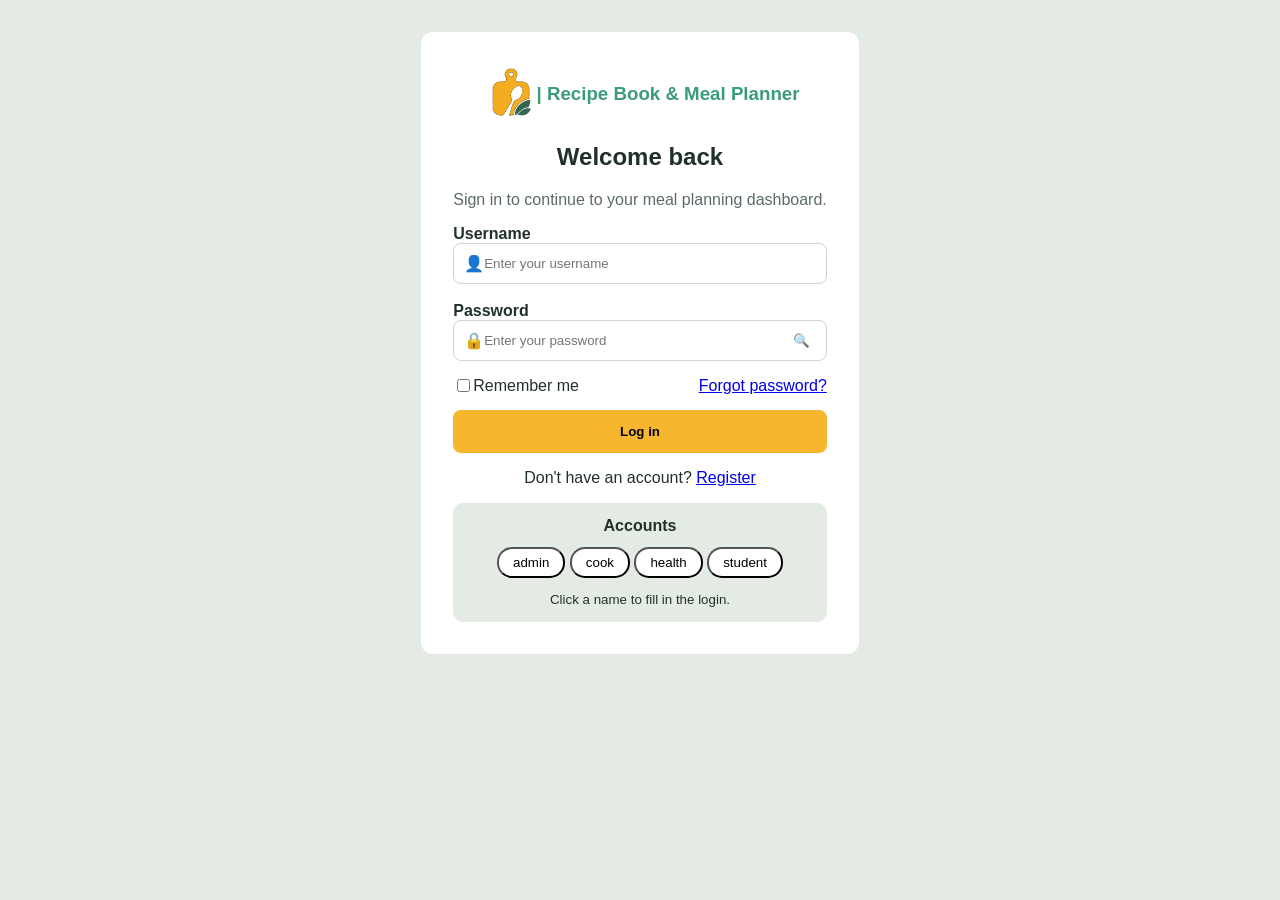
<file: HomeIndex.html>
<!DOCTYPE html>
<html lang="en">
<head>
  <meta charset="UTF-8">
  <meta name="viewport" content="width=device-width, initial-scale=1">
  <title>Log in | Recipe Book & Meal Planner</title>
  <link rel="stylesheet" href="css/login.css">
</head>
<body>
  <div class="split">
    <div class="form">
      <div class="brand">
        <img src="images/logo.png" alt="" width="56">
        <h3> | Recipe Book & Meal Planner</h3>
      </div>

      <h2 style="text-align: center;">Welcome back</h2>
      <p style="color: #5B6B64; text-align: center;">
        Sign in to continue to your meal planning dashboard.
      </p>

      <form id="loginForm">
        <div class="field">
          <label for="username" ><b>Username</b></label>
          <div class="input" id="usernameBox">
            👤 <input type="text" id="username" placeholder="Enter your username" >
          </div>
          <p class="fieldError" id="usernameError" role="alert" ></p><br>
        </div>

        <div class="field">
          <label for="password"><b>Password</b></label>
          <div class="input" id="passwordBox"> 
            🔒 <input type="password" id="password" placeholder="Enter your password" >
            <button type="button" id="eye" class="eye">🔍</button>
          </div>
          <p class="fieldError" id="passwordError" role="alert"></p>
        </div>

        <div class="row">
          <label class="check">
            <input type="checkbox" id="remember"> Remember me
          </label>
          <a href="#" id="forgotLink">Forgot password?</a>
        </div>

        <p id="notice" class="notice" hidden></p>
        <button type="submit" class="btn">Log in</button>
      </form>

      <p class="alt"> Don't have an account?
        <a href="pages/register.html">Register</a>
      </p>

      <div class="demo">
        <strong>Accounts</strong>
        <div class="chips">
          <button type="button" data-user="admin" data-pass="admin123">admin</button>
          <button type="button" data-user="cook" data-pass="cook123">cook</button>
          <button type="button" data-user="health" data-pass="health123">health</button>
          <button type="button" data-user="student" data-pass="student123">student</button>
        </div>
        <small>Click a name to fill in the login.</small>
      </div>
    </div>
  </div>

  <script src="js/login.js"></script>
</body>
</html>
</file>
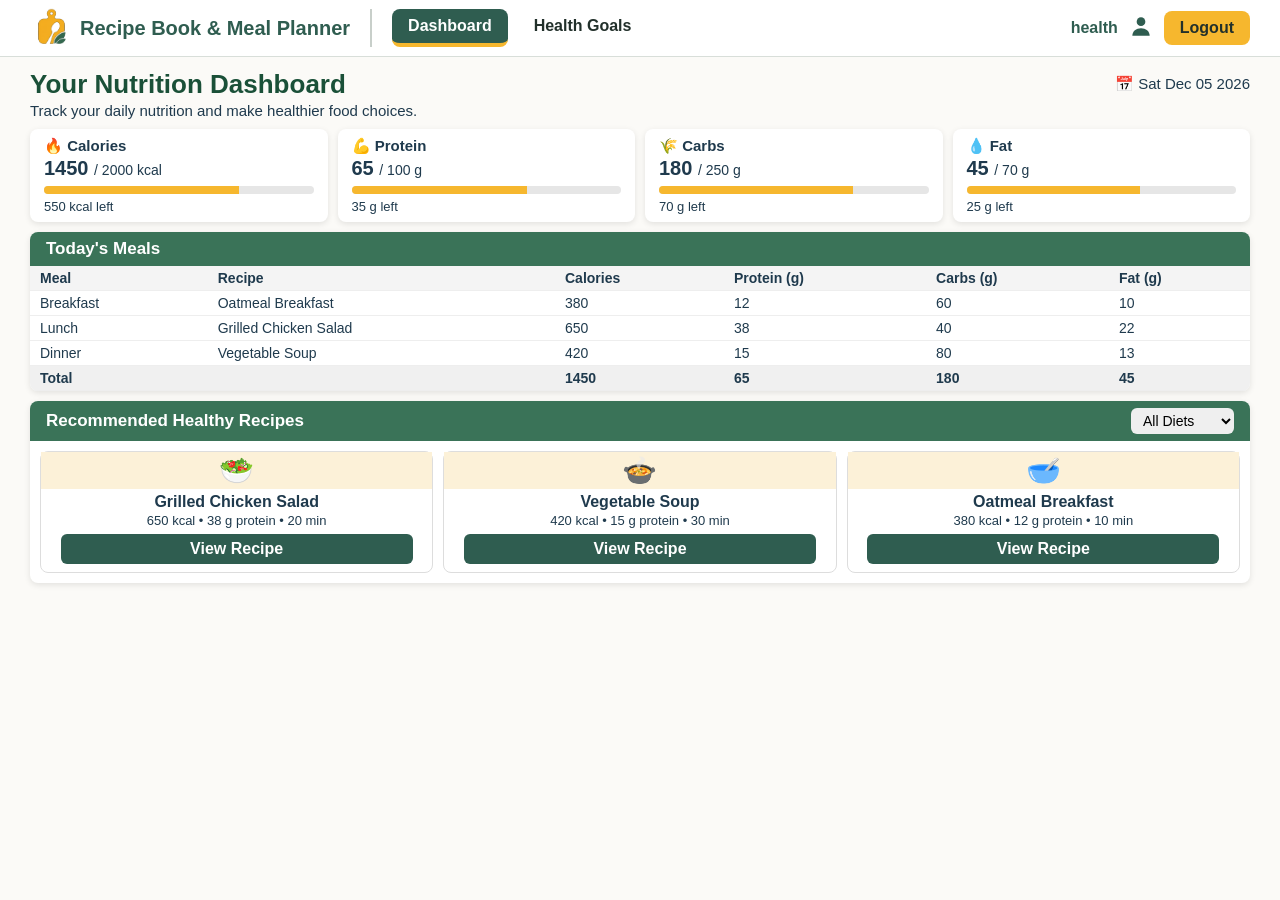
<file: pages/health-dashboard.html>
<!DOCTYPE html>
<html lang="en">
<head>
  <meta charset="UTF-8">
  <meta name="viewport" content="width=device-width, initial-scale=1">
  <title>Health Dashboard | Recipe Book & Meal Planner</title>
  <link rel="stylesheet" href="../css/health.css">
</head>
<body>
  <div class="topbar">
    <div class="topbar-inner">
      <a class="brand" href="health-dashboard.html">
        <img src="../images/logo.png" alt="Recipe Book & Meal Planner logo">
        <span>Recipe Book & Meal Planner</span>
      </a>

      <div class="nav-links">
        <a class="nav-link active" href="health-dashboard.html">Dashboard</a>
        <a class="nav-link " href="health-goals.html">Health Goals</a>
      </div>

      <div class="account-area">
        <span class="user-name" id="userName">health</span>
        <span class="account-icon">
          <svg viewBox="0 0 24 24">
            <circle cx="12" cy="8" r="4"></circle>
            <path d="M4 21c0-4.4 3.6-7 8-7s8 2.6 8 7z"></path>
          </svg>
        </span>
        <a class="logout-button" href="../HomeIndex.html">Logout</a>
      </div>
    </div>
  </div>

  <div class="page-wrap">
    <div class="page-heading">
      <h1>Your Nutrition Dashboard</h1>
      <div class="today-date" id="today"></div>
      <p>Track your daily nutrition and make healthier food choices.</p>
    </div>

    <div class="stats-grid">
      <div class="stat-card">
        <h2>🔥 Calories</h2>
        <p class="stat-number" id="calValue"></p>
        <div class="bar"><div class="bar-fill" id="calBar"></div></div>
        <p class="stat-note" id="calLeft"></p>
      </div>
      <div class="stat-card">
        <h2>💪 Protein</h2>
        <p class="stat-number" id="proValue"></p>
        <div class="bar"><div class="bar-fill" id="proBar"></div></div>
        <p class="stat-note" id="proLeft"></p>
      </div>
      <div class="stat-card">
        <h2>🌾 Carbs</h2>
        <p class="stat-number" id="carValue"></p>
        <div class="bar"><div class="bar-fill" id="carBar"></div></div>
        <p class="stat-note" id="carLeft"></p>
      </div>
      <div class="stat-card">
        <h2>💧 Fat</h2>
        <p class="stat-number" id="fatValue"></p>
        <div class="bar"><div class="bar-fill" id="fatBar"></div></div>
        <p class="stat-note" id="fatLeft"></p>
      </div>
    </div>

    <div class="panel">
      <div class="panel-heading"><h2>Today's Meals</h2></div>
      <div class="table-wrap">
        <table>
          <thead>
            <tr>
              <th>Meal</th><th>Recipe</th><th>Calories</th><th>Protein (g)</th><th>Carbs (g)</th><th>Fat (g)</th>
            </tr>
          </thead>
          <tbody id="mealBody"></tbody>
        </table>
      </div>
    </div>

    <div class="panel">
      <div class="panel-heading">
        <h2>Recommended Healthy Recipes</h2>
        <select id="dietFilter">
          <option value="All">All Diets</option>
          <option value="Vegetarian">Vegetarian</option>
          <option value="Vegan">Vegan</option>
          <option value="Low-Carb">Low-Carb</option>
        </select>
      </div>
      <div class="panel-body recipe-grid" id="recipeGrid"></div>
    </div>
  </div>

  <script src="../js/health-dashboard.js"></script>
</body>
</html>
</file>
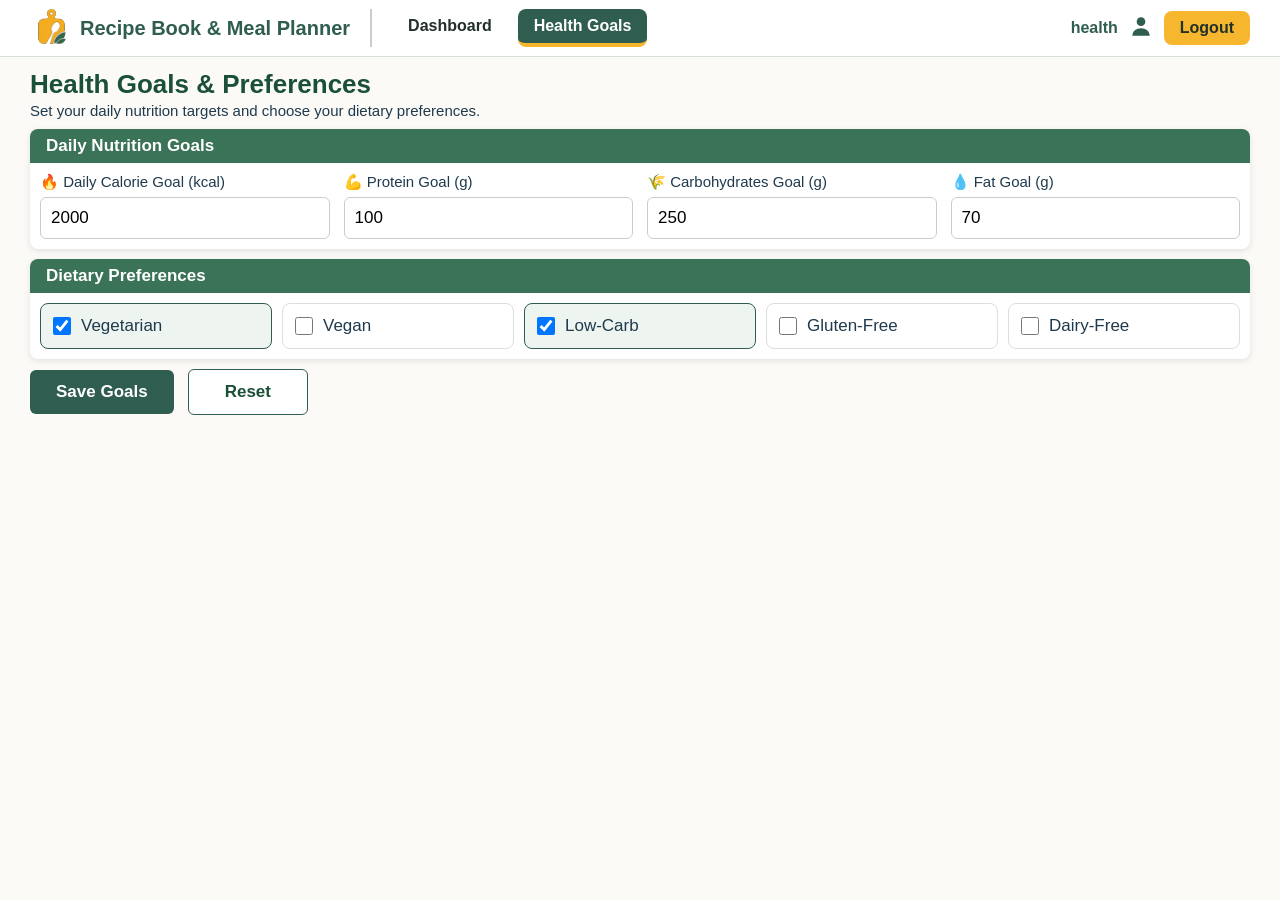
<file: pages/health-goals.html>
<!DOCTYPE html>
<html lang="en">
<head>
  <meta charset="UTF-8">
  <meta name="viewport" content="width=device-width, initial-scale=1">
  <title>Health Goals | Recipe Book & Meal Planner</title>
  <link rel="stylesheet" href="../css/health.css">
</head>
<body>
  <div class="topbar">
    <div class="topbar-inner">
      <a class="brand" href="health-dashboard.html">
        <img src="../images/logo.png" alt="Recipe Book & Meal Planner logo">
        <span>Recipe Book & Meal Planner</span>
      </a>

      <div class="nav-links">
        <a class="nav-link " href="health-dashboard.html">Dashboard</a>
        <a class="nav-link active" href="health-goals.html">Health Goals</a>
      </div>

      <div class="account-area">
        <span class="user-name" id="userName">health</span>
        <span class="account-icon">
          <svg viewBox="0 0 24 24">
            <circle cx="12" cy="8" r="4"></circle>
            <path d="M4 21c0-4.4 3.6-7 8-7s8 2.6 8 7z"></path>
          </svg>
        </span>
        <a class="logout-button" href="../HomeIndex.html">Logout</a>
      </div>
    </div>
  </div>

  <div class="page-wrap">
    <div class="page-heading">
      <h1>Health Goals & Preferences</h1>
      <p>Set your daily nutrition targets and choose your dietary preferences.</p>
    </div>

    <div class="panel">
      <div class="panel-heading"><h2>Daily Nutrition Goals</h2></div>
      <div class="panel-body goal-grid">
        <div class="goal">
          <label for="calories">🔥 Daily Calorie Goal (kcal)</label>
          <input type="number" id="calories" min="1">
        </div>
        <div class="goal">
          <label for="protein">💪 Protein Goal (g)</label>
          <input type="number" id="protein" min="1">
        </div>
        <div class="goal">
          <label for="carbs">🌾 Carbohydrates Goal (g)</label>
          <input type="number" id="carbs" min="1">
        </div>
        <div class="goal">
          <label for="fat">💧 Fat Goal (g)</label>
          <input type="number" id="fat" min="1">
        </div>
      </div>
    </div>

    <div class="panel">
      <div class="panel-heading"><h2>Dietary Preferences</h2></div>
      <div class="panel-body diet-grid">
        <label class="diet"><input type="checkbox" value="Vegetarian"> Vegetarian</label>
        <label class="diet"><input type="checkbox" value="Vegan"> Vegan</label>
        <label class="diet"><input type="checkbox" value="Low-Carb"> Low-Carb</label>
        <label class="diet"><input type="checkbox" value="Gluten-Free"> Gluten-Free</label>
        <label class="diet"><input type="checkbox" value="Dairy-Free"> Dairy-Free</label>
      </div>
    </div>

    <div class="button-row">
      <button type="button" class="save-button" id="saveBtn">Save Goals</button>
      <button type="button" class="reset-button" id="resetBtn">Reset</button>
      <span class="message" id="message" role="status"></span>
    </div>
  </div>

  <script src="../js/health-goals.js"></script>
</body>
</html>
</file>
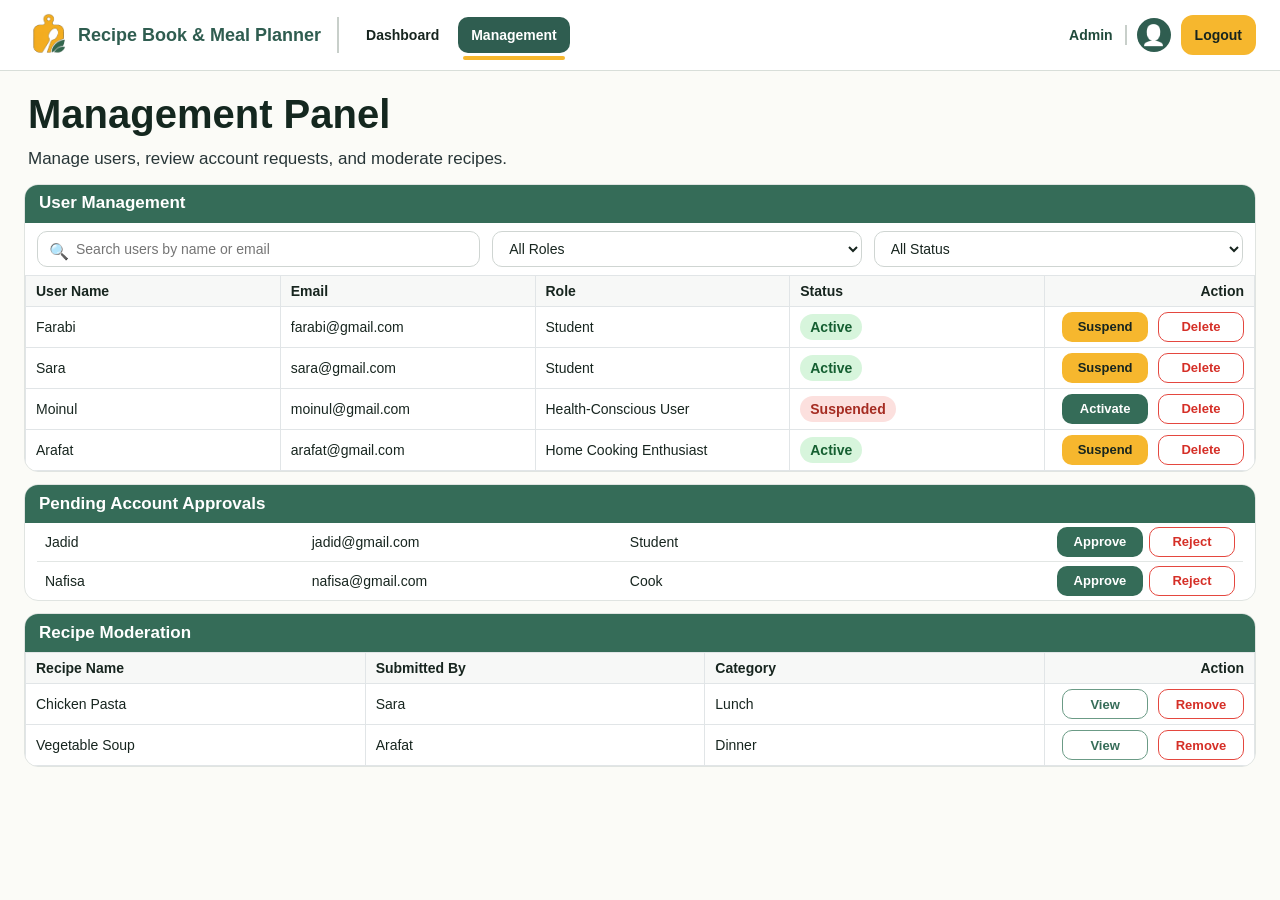
<file: pages/management.html>
<!DOCTYPE html>
<html lang="en">
<head>
  <meta charset="UTF-8">
  <meta name="viewport" content="width=device-width, initial-scale=1">
  <title>Management Panel | Recipe Book &  Meal Planner</title>
  <link rel="stylesheet" href="../css/management.css">
</head>
<body>
  <div class="topbar">
    <div class="inner">
      <a class="brand" href="admin.html">
        <img src="../images/logo.png" alt="logo"> Recipe Book &  Meal Planner
      </a>

      <div class="links">
        <a href="admin.html">Dashboard</a>
        <a class="selected" href="management.html">Management</a>
      </div>

      <div class="account">
        <span class="name">Admin</span>
        <span class="icon">
          <span class="emoji">👤</span>
        </span>
        <a class="logout" href="../HomeIndex.html">Logout</a>
      </div>
    </div>
  </div>

  <div class="page">
    <div class="intro">
      <h1>Management Panel</h1>
      <p>Manage users, review account requests, and moderate recipes.</p>
    </div>

    <div class="users" id="userManagement">
      <div class="heading">
        <h2>User Management</h2>
      </div>

      <div class="filters">
        <div class="search">
          <span class="glass" aria-hidden="true">🔍</span>
          <input id="userSearch" type="text" placeholder="Search users by name or email">
        </div>

        <select id="roleFilter">
          <option value="All Roles">All Roles</option>
          <option value="Family User">Family User</option>
          <option value="Student">Student</option>
          <option value="Health-Conscious User">Health-Conscious User</option>
          <option value="Home Cooking Enthusiast">Home Cooking Enthusiast</option>
        </select>

        <select id="statusFilter">
          <option value="All Status">All Status</option>
          <option value="Active">Active</option>
          <option value="Suspended">Suspended</option>
        </select>
      </div>

      <div class="tablewrap">
        <table class="table">
          <thead>
            <tr>
              <th>User Name</th>
              <th>Email</th>
              <th>Role</th>
              <th>Status</th>
              <th>Action</th>
            </tr>
          </thead>
          <tbody>
            <tr class="user">
              <td>Farabi</td>
              <td>farabi@gmail.com</td>
              <td>Student</td>
              <td><span class="active">Active</span></td>
              <td>
                <button class="suspend" type="button">Suspend</button>
                <button class="delete" type="button">Delete</button>
              </td>
            </tr>

            <tr class="user">
              <td>Sara</td>
              <td>sara@gmail.com</td>
              <td>Student</td>
              <td><span class="active">Active</span></td>
              <td>
                <button class="suspend" type="button">Suspend</button>
                <button class="delete" type="button">Delete</button>
              </td>
            </tr>

            <tr class="user">
              <td>Moinul</td>
              <td>moinul@gmail.com</td>
              <td>Health-Conscious User</td>
              <td><span class="suspended">Suspended</span></td>
              <td>
                <button class="activate" type="button">Activate</button>
                <button class="delete" type="button">Delete</button>
              </td>
            </tr>

            <tr class="user">
              <td>Arafat</td>
              <td>arafat@gmail.com</td>
              <td>Home Cooking Enthusiast</td>
              <td><span class="active">Active</span></td>
              <td>
                <button class="suspend" type="button">Suspend</button>
                <button class="delete" type="button">Delete</button>
              </td>
            </tr>
          </tbody>
        </table>
      </div>
    </div>

    <div class="approvals" id="accountApprovals">
      <div class="heading">
        <h2>Pending Account Approvals</h2>
      </div>

      <div class="requests">
        <div class="request">
          <span>Jadid</span>
          <span>jadid@gmail.com</span>
          <span>Student</span>
          <div class="actions">
            <button class="approve" type="button">Approve</button>
            <button class="reject" type="button">Reject</button>
          </div>
        </div>

        <div class="request">
          <span>Nafisa</span>
          <span>nafisa@gmail.com</span>
          <span>Cook</span>
          <div class="actions">
            <button class="approve" type="button">Approve</button>
            <button class="reject" type="button">Reject</button>
          </div>
        </div>
      </div>
    </div>

    <div class="recipes" id="recipeModeration">
      <div class="heading">
        <h2>Recipe Moderation</h2>
      </div>

      <div class="tablewrap">
        <table class="table">
          <thead>
            <tr>
              <th>Recipe Name</th>
              <th>Submitted By</th>
              <th>Category</th>
              <th>Action</th>
            </tr>
          </thead>
          <tbody>
            <tr class="recipe">
              <td>Chicken Pasta</td>
              <td>Sara</td>
              <td>Lunch</td>
              <td>
                <button class="view" type="button">View</button>
                <button class="remove" type="button">Remove</button>
              </td>
            </tr>

            <tr class="recipe">
              <td>Vegetable Soup</td>
              <td>Arafat</td>
              <td>Dinner</td>
              <td>
                <button class="view" type="button">View</button>
                <button class="remove" type="button">Remove</button>
              </td>
            </tr>
          </tbody>
        </table>
      </div>
    </div>
  </div>

  <div class="toast" id="toast"></div>

  <script src="../js/management.js"></script>
</body>
</html>
</file>
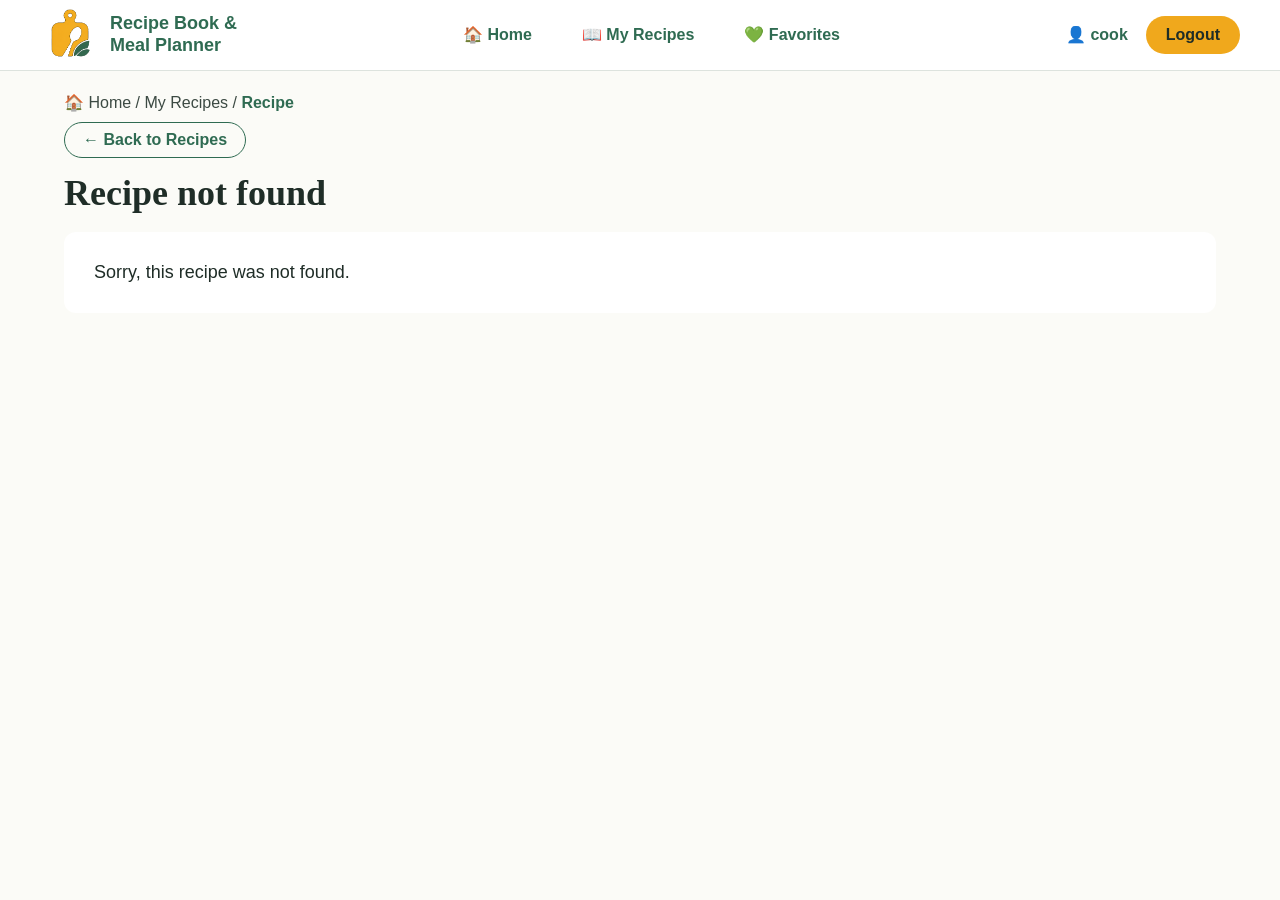
<file: pages/recipe-detail.html>
<!DOCTYPE html>
<html lang="en">
<head>
  <meta charset="UTF-8">
  <meta name="viewport" content="width=device-width, initial-scale=1">
  <title>Recipe Details | Recipe Book & Meal Planner</title>
  <link rel="stylesheet" href="../css/recipes.css">
</head>
<body>

  <!-- Top navigation bar (same as the recipes page) -->
  <div class="topbar">
    <a class="brand" href="recipes.html">
      <img src="../images/logo.png" alt="Recipe Book & Meal Planner logo">
      <span>Recipe Book &amp;<br>Meal Planner</span>
    </a>

    <div class="nav-links">
      <a class="nav-link" href="recipes.html">🏠 Home</a>
      <a class="nav-link" href="recipes.html">📖 My Recipes</a>
      <a class="nav-link" href="recipes.html?show=favorites">💚 Favorites</a>
    </div>

    <div class="account-area">
      <span class="user-name">👤 cook</span>
      <a class="logout-button" href="../HomeIndex.html">Logout</a>
    </div>
  </div>

  <div class="page">

    <p class="breadcrumb">
      <a href="recipes.html">🏠 Home</a> /
      <a href="recipes.html">My Recipes</a> /
      <strong id="breadcrumbTitle">Recipe</strong>
    </p>

    <a class="back-btn" href="recipes.html">← Back to Recipes</a>

    <h1 class="page-title" id="pageTitle">Recipe</h1>

    <p class="not-found hidden" id="notFound">Sorry, this recipe was not found.</p>

    <div id="recipeArea">

      <!-- Top card: picture + short information -->
      <div class="summary-card" id="summaryCard">
        <div class="summary-image" id="summaryImage"></div>

        <div class="summary-info">
          <button type="button" class="heart big" id="heartBtn">♡</button>
          <p class="description" id="description"></p>

          <div class="facts">
            <div class="fact">
              <span class="fact-icon">🕒</span>
              <div><small>Cooking Time</small><strong id="factTime"></strong></div>
            </div>
            <div class="fact">
              <span class="fact-icon">📁</span>
              <div><small>Category</small><strong id="factCategory"></strong></div>
            </div>
            <div class="fact">
              <span class="fact-icon">🍴</span>
              <div><small>Cuisine</small><strong id="factCuisine"></strong></div>
            </div>
            <div class="fact">
              <span class="fact-icon">⭐</span>
              <div><strong id="factRating"></strong></div>
            </div>
          </div>
        </div>
      </div>

      <!-- Tabs -->
      <div class="tabs-box">
        <div class="tab-buttons">
          <button type="button" class="tab-btn active" id="tabDetailsBtn">📄 Recipe Details</button>
          <button type="button" class="tab-btn" id="tabEditBtn">✏️ Edit Recipe</button>
        </div>

        <!-- Tab 1: details -->
        <div class="tab-content" id="detailsTab">
          <div class="two-columns">

            <div class="ingredients-side">
              <h2>🧺 Ingredients</h2>

              <div class="serving-row">
                <span>Serving Size:</span>
                <div class="serving-box">
                  <button type="button" id="minusBtn">−</button>
                  <span id="servingText">2 people</span>
                  <button type="button" id="plusBtn">+</button>
                </div>
              </div>

              <table class="ingredient-table">
                <tbody id="ingredientBody"></tbody>
              </table>
            </div>

            <div class="steps-side">
              <h2>📋 Cooking Instructions</h2>
              <div id="stepsList"></div>
            </div>

          </div>

          <div class="action-row">
            <button type="button" class="edit-action" id="editActionBtn">✏️ Edit Recipe</button>
            <span class="action-divider"></span>
            <button type="button" class="delete-action" id="deleteBtn">🗑 Delete Recipe</button>
          </div>
        </div>

        <!-- Tab 2: edit form -->
        <div class="tab-content hidden" id="editTab">
          <h2 id="editHeading">Edit Recipe</h2>

          <div class="form-grid">
            <div class="form-field">
              <label for="editTitle">Recipe Name</label>
              <input type="text" id="editTitle">
            </div>

            <div class="form-field">
              <label for="editTime">Cooking Time (minutes)</label>
              <input type="number" id="editTime" min="1">
            </div>

            <div class="form-field">
              <label for="editCategory">Category</label>
              <select id="editCategory">
                <option value="Breakfast">Breakfast</option>
                <option value="Lunch">Lunch</option>
                <option value="Dinner">Dinner</option>
                <option value="Snacks">Snacks</option>
              </select>
            </div>

            <div class="form-field">
              <label for="editCuisine">Cuisine</label>
              <input type="text" id="editCuisine">
            </div>
          </div>

          <div class="form-field">
            <label for="editDescription">Short Description</label>
            <textarea id="editDescription" rows="2"></textarea>
          </div>

          <div class="form-field">
            <label for="editIngredients">Ingredients (one per line: name, amount, unit)</label>
            <textarea id="editIngredients" rows="7" placeholder="Pasta, 200, g&#10;Garlic, 2, cloves"></textarea>
          </div>

          <div class="form-field">
            <label for="editSteps">Cooking Instructions (one step per line)</label>
            <textarea id="editSteps" rows="6"></textarea>
          </div>

          <p class="form-error" id="formError"></p>

          <div class="action-row">
            <button type="button" class="edit-action" id="saveBtn">💾 Save Recipe</button>
            <span class="action-divider"></span>
            <button type="button" class="cancel-action" id="cancelBtn">Cancel</button>
          </div>
        </div>
      </div>

    </div>
  </div>

  <div class="toast" id="toast"></div>

  <script src="../js/recipe-data.js"></script>
  <script src="../js/recipe-detail.js"></script>
</body>
</html>
</file>
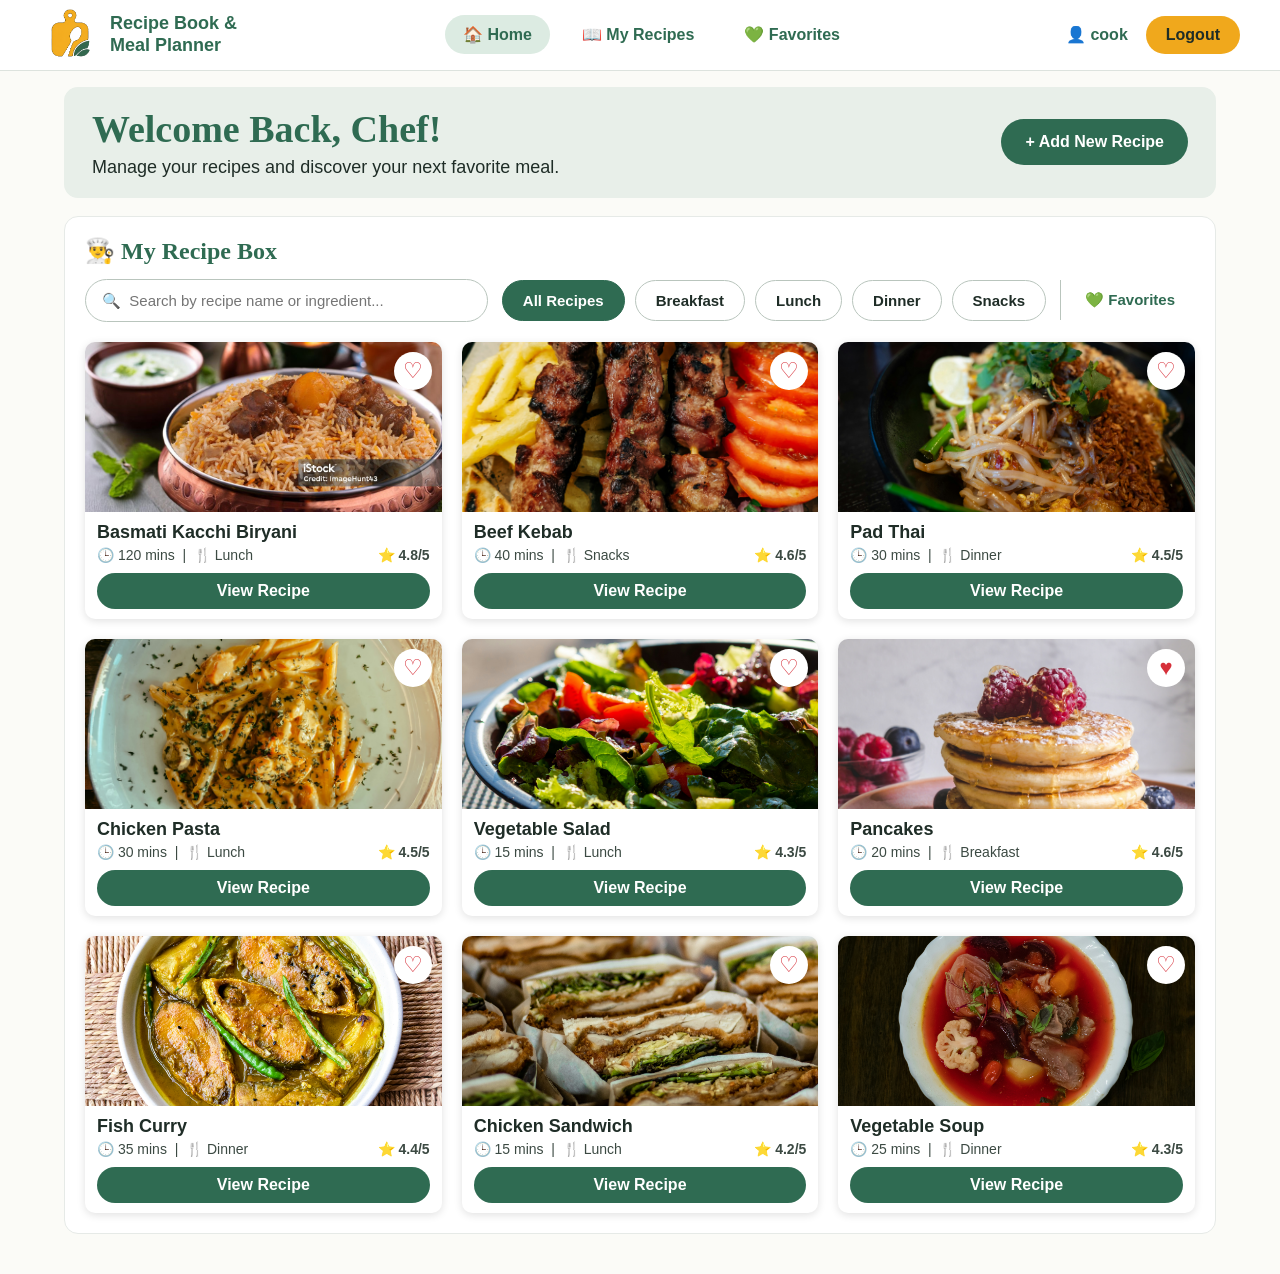
<file: pages/recipes.html>
<!DOCTYPE html>
<html lang="en">
<head>
  <meta charset="UTF-8">
  <meta name="viewport" content="width=device-width, initial-scale=1">
  <title>My Recipes | Recipe Book & Meal Planner</title>
  <link rel="stylesheet" href="../css/recipes.css">
</head>
<body>

  <!-- Top navigation bar -->
  <div class="topbar">
    <a class="brand" href="recipes.html">
      <img src="../images/logo.png" alt="Recipe Book & Meal Planner logo">
      <span>Recipe Book &amp;<br>Meal Planner</span>
    </a>

    <div class="nav-links">
      <a class="nav-link active" id="navHome" href="recipes.html">🏠 Home</a>
      <a class="nav-link" href="recipes.html">📖 My Recipes</a>
      <a class="nav-link" id="navFavorites" href="recipes.html?show=favorites">💚 Favorites</a>
    </div>

    <div class="account-area">
      <span class="user-name">👤 cook</span>
      <a class="logout-button" href="../HomeIndex.html">Logout</a>
    </div>
  </div>

  <div class="page">

    <!-- Welcome banner -->
    <div class="welcome">
      <div>
        <h1>Welcome Back, Chef!</h1>
        <p>Manage your recipes and discover your next favorite meal.</p>
      </div>
      <a class="add-button" href="recipe-detail.html?id=new">+ Add New Recipe</a>
    </div>

    <!-- Recipe box -->
    <div class="recipe-box">
      <h2>👨‍🍳 My Recipe Box</h2>

      <div class="toolbar">
        <input type="text" id="searchInput" placeholder="🔍  Search by recipe name or ingredient...">

        <div class="filters">
          <button type="button" class="filter-btn active" data-category="All">All Recipes</button>
          <button type="button" class="filter-btn" data-category="Breakfast">Breakfast</button>
          <button type="button" class="filter-btn" data-category="Lunch">Lunch</button>
          <button type="button" class="filter-btn" data-category="Dinner">Dinner</button>
          <button type="button" class="filter-btn" data-category="Snacks">Snacks</button>
        </div>

        <button type="button" class="favorites-btn" id="favoritesBtn">💚 Favorites</button>
      </div>

      <!-- The recipe cards are added here by recipes.js -->
      <div class="recipe-grid" id="recipeGrid"></div>

      <p class="no-results hidden" id="noResults">No recipes found. Try a different search.</p>
    </div>

  </div>

  <script src="../js/recipe-data.js"></script>
  <script src="../js/recipes.js"></script>
</body>
</html>
</file>
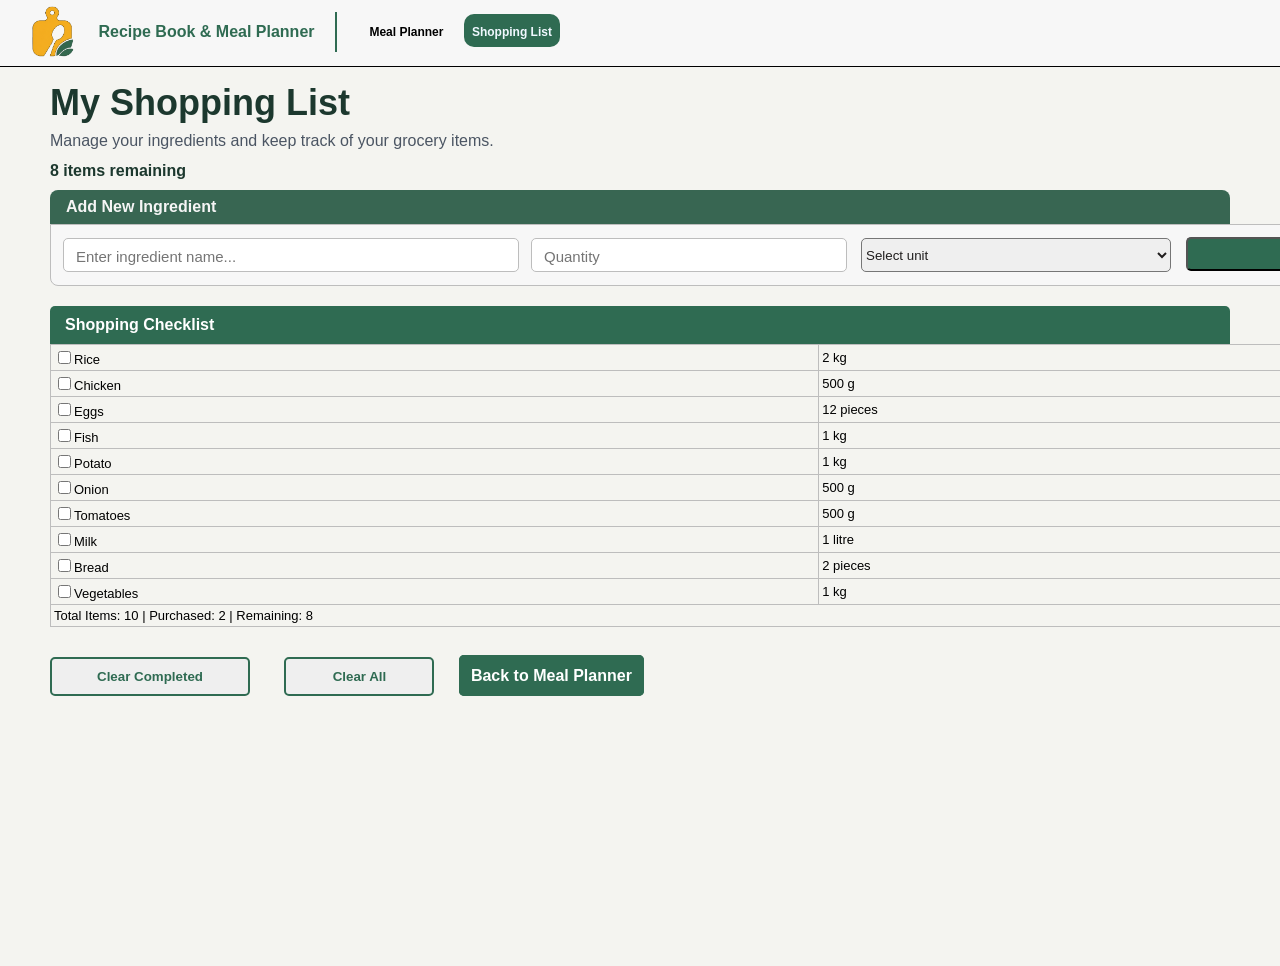
<file: pages/student-shopping-list.html>
<!DOCTYPE html>
<html lang="en">
<head>
    <meta charset="UTF-8">
    <meta name="viewport" content="width=device-width, initial-scale=1.0">
    <title>Shopping List</title>
    <link rel = "stylesheet" href="../css/student -shopping-list.css">
</head>
<body>
    <div class = "naviBar">
        <img src="../images/logo.png"/>
        <span class = "rbmp">Recipe Book & Meal Planner</span>
        <span class="divider"></span>
        <span class = "meal"><a href="student.html">Meal Planner</a></span>
        <span class = "shoppinglist"><a href="student-shopping-list.html">Shopping List</a></span>
        <span class = "sname"> Student </span>
        <span class="divider1"></span>
        <span class ="btn-logout"><a href="../HomeIndex.html">Logout</a></span>   
    </div>
    <div class = "headAndP">
        <h1>My Shopping List</h1>
        <p>Manage your ingredients and keep track of your grocery items.</p>
        <p class = "remain">8 items remaining</p>
    </div>
    <div>
    <div class="addnew">Add New Ingredient</div>
    <form id="ingredientForm">
        <div class="addbtm">
            <input type="text" class="src" id="src" placeholder="Enter ingredient name...">
            <input type="number" class="srcn" id="srcn" placeholder="Quantity">
            <select class="dropdownbox" id="unit">
                <option value="">Select unit</option>
                <option value="kg">Kg</option>
                <option value="g">g</option>
                <option value="litre">litre</option>
                <option value="ml">ml</option>
                <option value="pieces">pieces</option>
            </select>
            <button type="submit" class="additem-btn">Add Item</button>

            <span class="error" id="nameError"></span>
            <span class="error" id="qtyError"></span>
            <span class="error" id="unitError"></span>
            <span class="success" id="successMsg"></span>
        </div>
    </form>
    </div>
    <div class = "shoppinghead">Shopping Checklist</div>
    <div>
        <table class = "shoppingtable">
            <tr>
                <td class="item">
                    <input type="checkbox" class="rice" id="rice">Rice
                </td>
                <td class="quantity">2 kg</td>
                <td>X</td>
            </tr>
            <tr>
                <td class="item">
                    <input type="checkbox" class="chicken" id="chicken">Chicken
                </td>
                <td class="quantity">500 g</td>
                <td>X</td>
            </tr>
            <tr>
                <td class="item">
                    <input type="checkbox" class="eggs" id="eggs">Eggs
                </td>
                <td class="quantity">12 pieces</td>
                <td>X</td>
            </tr>
            <tr>
                <td class="item">
                    <input type="checkbox" class="fish" id="fish">Fish
                </td>
                <td class="quantity">1 kg</td>
                <td>X</td>
            </tr>
            <tr>
                <td class="item">
                    <input type="checkbox" class="potato" id="potato">Potato
                </td>
                <td class="quantity">1 kg</td>
                <td>X</td>
            </tr>
            <tr>
                <td class="item">
                    <input type="checkbox" class="onion" id="onion">Onion
                </td>
                <td class="quantity">500 g</td>
                <td>X</td>
            </tr>
            <tr>
                <td class="item">
                    <input type="checkbox" class="tomatoes" id="tomatoes">Tomatoes
                </td>
                <td class="quantity">500 g</td>
                <td>X</td>
            </tr>
            <tr>
                <td class="item">
                    <input type="checkbox" class="milk" id="milk">Milk
                </td>
                <td class="quantity">1 litre</td>
                <td>X</td>
            </tr>
            <tr>
                <td class="item">
                    <input type="checkbox" class="bread" id="bread">Bread
                </td>
                <td class="quantity">2 pieces</td>
                <td>X</td>
            </tr>
            <tr>
                <td class="item">
                    <input type="checkbox" class="vegetables" id="vegetables">Vegetables
                </td>
                <td class="quantity">1 kg</td>
                <td>X</td>
        </tr>
            <tr>
                <td colspan="3">Total Items: 10 | Purchased: 2 | Remaining: 8</td>
            </tr>
        </table>
    </div>
    <button class = "clearCom-btn" id = "clearCom-btn">Clear Completed</button>
    <button class = "clearAll-btn" id = "clearAll-btn">Clear All</button>
    <a class = "backToMeal-btn" id = "backToMeal-btn" href="../pages/student.html">Back to Meal Planner</button>
    <script src="../js/student-shopping-list.js"></script>
</body>
</html>
</file>
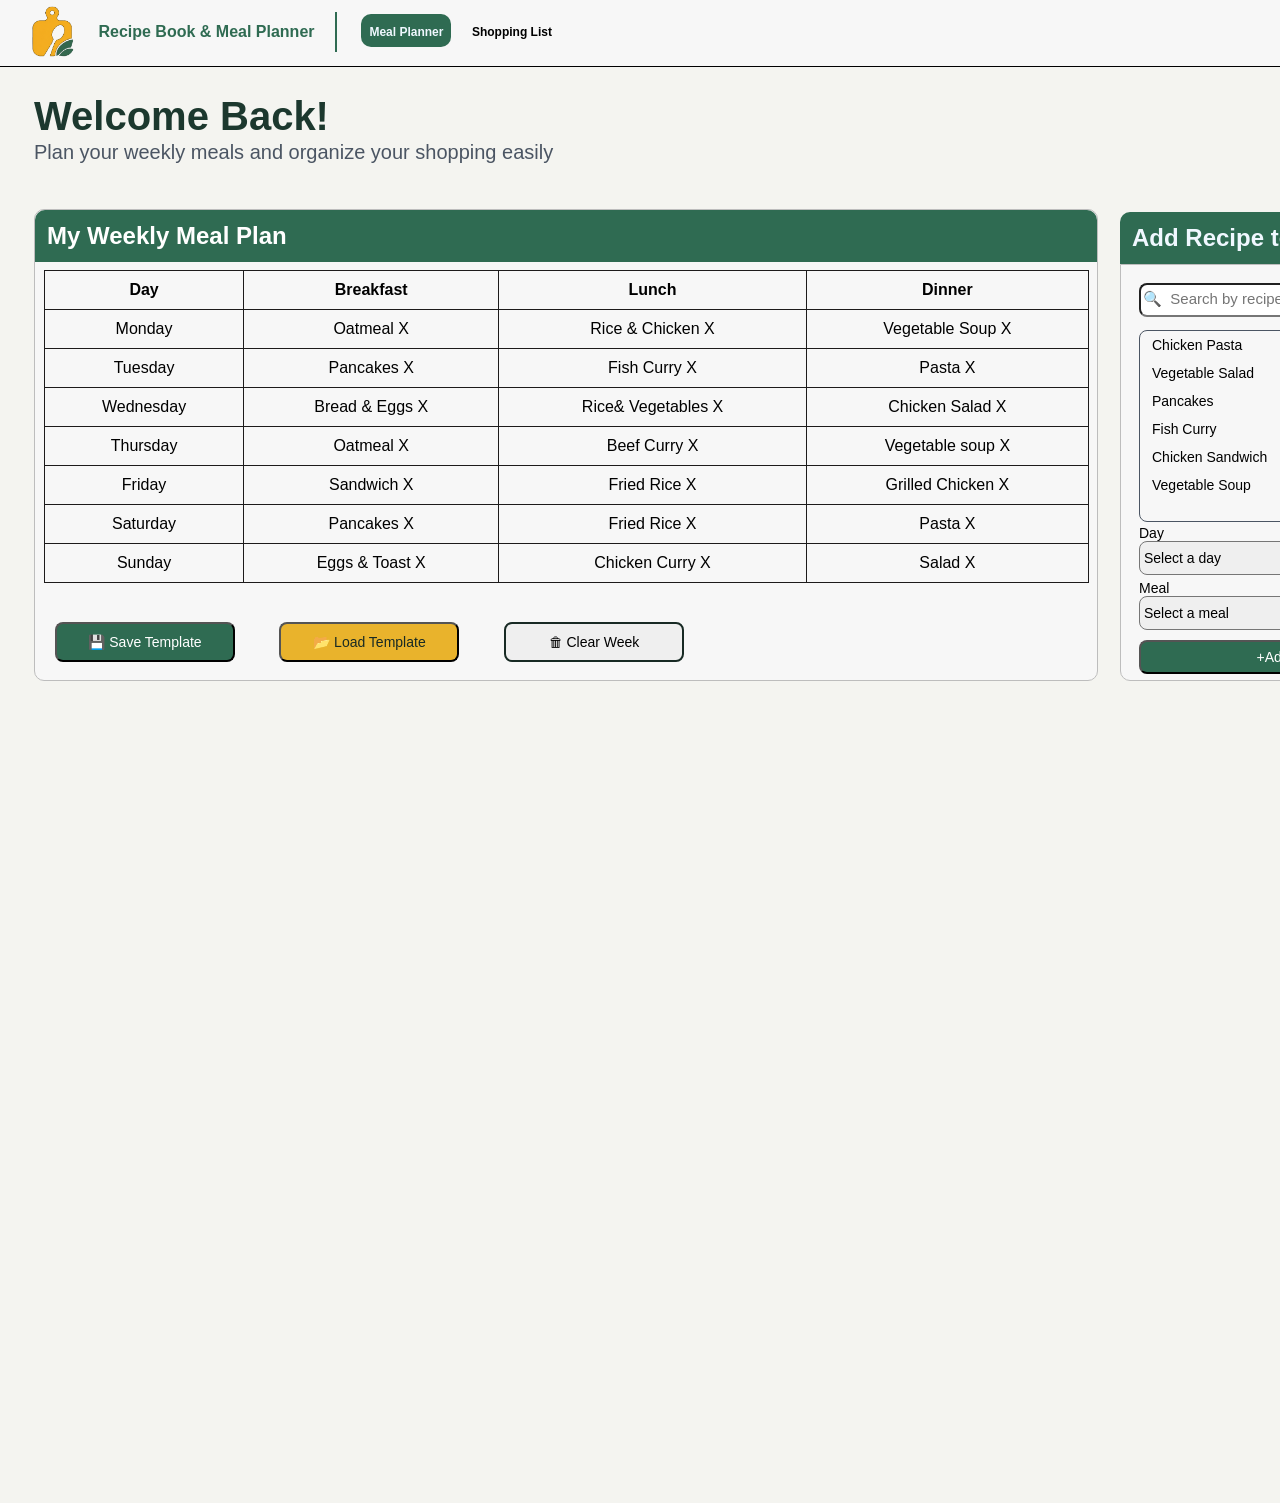
<file: pages/student.html>
<!DOCTYPE html>
<html lang="en">
<head>
    <meta charset="UTF-8">
    <meta name="viewport" content="width=device-width, initial-scale=1.0">
    <title>Meal Planner</title>
    <link rel="stylesheet" href="../css/student.css">
</head>
<body>
    <div class = "naviBar">
        <img src="../images/logo.png"/>
        <span class = "rbmp">Recipe Book & Meal Planner</span>
        <span class="divider"></span>
        <span class = "meal"><a href="student.html">Meal Planner</a></span>
        <span class = "shoppinglist"><a href="student-shopping-list.html">Shopping List</a></span>
        <span class = "sname"> Student </span>
        <span class="divider1"></span>
        <span class ="btn-logout"><a href="../HomeIndex.html">Logout</a></span>
        
    </div>
    <div>
        <h1 class = "wlc">Welcome Back!</h1>
        <p class = "plan">Plan your weekly meals and organize your shopping easily</p>
    </div>
    <div class = "weekplandiv">
        <h2 class = "weekhead">My Weekly Meal Plan</h2>
        <button id = "save-btn" class = "green-btn">💾 Save Template</button>
        <button id = "load-btn" class = "yellow-btn">📂 Load Template</button>
        <button id = "clear-btn" class = "clear-outline" type = "reset">🗑 Clear Week</button>
    </div>
    
    <h2 class = "reciptionhead">Add Recipe to Plan</h2>
    <div class="reciptionplandiv">
    <input type="search" class="search" id="search" placeholder="🔍  Search by recipe or ingredient...">

        <div class="option" id="recipeList">
            <div class="recipe-item">Chicken Pasta</div>
            <div class="recipe-item">Vegetable Salad</div>
            <div class="recipe-item">Pancakes</div>
            <div class="recipe-item">Fish Curry</div>
            <div class="recipe-item">Chicken Sandwich</div>
            <div class="recipe-item">Vegetable Soup</div>
        </div>

        <div class="day">
            <label for="day">Day</label>
            <br>
            <select class="day1" id="day">
                <option value="">Select a day</option>
                <option value="Saturday">Saturday</option>
                <option value="Sunday">Sunday</option>
                <option value="Monday">Monday</option>
                <option value="Tuesday">Tuesday</option>
                <option value="Wednesday">Wednesday</option>
                <option value="Thursday">Thursday</option>
                <option value="Friday">Friday</option>
            </select>
        </div>

        <div class="mealtime">
            <label for="mealtime">Meal</label>
            <br>
            <select class="mealtime1" id="mealtime">
                <option value="">Select a meal</option>
                <option value="Breakfast">Breakfast</option>
                <option value="Lunch">Lunch</option>
                <option value="Dinner">Dinner</option>
            </select>
        </div>

        <button type="button" class="btnAdd" id="btnAdd">+Add to Meal Plan</button>
        <span class="errormsg" id="errormsg"></span>
        </div>
    <div>
        <table class = "mealTable">
            <tr><th>Day</th>
                <th>Breakfast</th>
                <th>Lunch</th>
                <th>Dinner</th>
            </tr>
            <tr>
                <td>Monday</td>
                <td>Oatmeal X</td>
                <td>Rice & Chicken X</td>
                <td>Vegetable Soup X</td>
            </tr>
            <tr>
                <td>Tuesday</td>
                <td>Pancakes X</td>
                <td>Fish Curry X</td>
                <td>Pasta X</td>
            </tr> 
            <tr>
                <td>Wednesday</td>
                <td>Bread & Eggs X</td>
                <td>Rice& Vegetables X</td>
                <td>Chicken Salad X</td>
            </tr>
            <tr>
                <td>Thursday</td>
                <td>Oatmeal X</td>
                <td>Beef Curry X</td>
                <td>Vegetable soup X</td>
            </tr>
            <tr>
                <td>Friday</td>
                <td>Sandwich X</td>
                <td>Fried Rice X</td>
                <td>Grilled Chicken X</td>
            </tr>
            <tr>
                <td>Saturday</td>
                <td>Pancakes X</td>
                <td>Fried Rice X</td>
                <td>Pasta X</td>
            </tr>
            <tr>
                <td>Sunday</td>
                <td>Eggs & Toast X</td>
                <td>Chicken Curry X</td>
                <td>Salad X</td>
            </tr>
        </table>
    </div>
    <script src="../js/student.js"></script>
</body>
</html>
</file>
<file: css/login.css>
* {
  box-sizing: border-box; 
}
body {
  font-family: Arial;
  color: #22302B;
  background-color: #E4EBE5;
}
.split {
  display: flex;
  justify-content: center;
  padding: 24px;
}
.form {
  padding: 32px;
  background-color: white;
  border-radius: 12px;
}
.brand {
  display: flex;
  align-items: center;
  justify-content: center;
  color: #3c9b7b;
}
.input {
  display: flex;
  align-items: center;
  padding: 0 10px;
  border: 1px solid #CFD6D1;
  border-radius: 8px;
}
.input.invalid {
  border-color: #C8402F;
}
.input input {
  flex: 1;
  min-width: 0;
  padding: 12px 0;
  border: none;
}
.input input:focus-visible {
  outline: none;
}
.eye {
  border: 0;
  background: transparent;
}
.fieldError {
  color: #C8402F;
}
.fieldError:empty {
  display: none;
}
.row {
  display: flex;
  justify-content: space-between;
  align-items: center;
  margin: 15px 0;
}
.check {
  display: flex;
  align-items: center;
}
.notice {
  margin: 0 0 15px;
  padding: 10px;
  background-color: #E4EBE5;
}
.btn {
  width: 100%;
  padding: 14px;
  border: none;
  border-radius: 8px;
  background-color: #F6B72E;
  font-weight: bold;
}

.alt {
  text-align: center;
}
.demo {
  padding: 14px;
  background-color: #E4EBE5;
  border-radius: 10px;
  text-align: center;
}
.chips {
  margin: 12px;
}
.chips button {
  padding: 6px 14px;
  background-color: white;
  border-radius: 15px;
}
</file>
<file: css/health.css>
* {
  box-sizing: border-box;
  margin: 0;
  padding: 0;
}

body {
  font-family: Arial, sans-serif;
  background: #fbfaf7;
  color: #1f3a4d;
}

/* ---------- top bar ---------- */
.topbar {
  background: #fff;
  border-bottom: 1px solid #d8ded9;
}

.topbar-inner {
  display: flex;
  align-items: center;
  gap: 20px;
  padding: 8px 30px;
}

.brand {
  display: flex;
  align-items: center;
  gap: 10px;
  color: #2f5d50;
  font-size: 20px;
  font-weight: bold;
  text-decoration: none;
}

.brand img {
  width: 40px;
  height: 40px;
}

.nav-links {
  display: flex;
  gap: 10px;
  padding-left: 20px;
  border-left: 2px solid #c8cfca;
}

.nav-link {
  padding: 8px 16px;
  border-radius: 8px;
  color: #22302b;
  font-weight: bold;
  text-decoration: none;
}

.nav-link.active {
  background: #2f5d50;
  color: #fff;
  border-bottom: 4px solid #f6b72e;
}

.account-area {
  margin-left: auto;
  display: flex;
  align-items: center;
  gap: 10px;
}

.user-name {
  color: #2f5d50;
  font-weight: bold;
}

.account-icon svg {
  width: 26px;
  height: 26px;
  fill: #2f5d50;
}

.logout-button {
  background: #f6b72e;
  color: #22302b;
  padding: 8px 16px;
  border-radius: 8px;
  font-weight: bold;
  text-decoration: none;
}

/* ---------- page ---------- */
.page-wrap {
  padding: 12px 30px;
}

.page-heading {
  position: relative;
  margin-bottom: 10px;
}

.page-heading h1 {
  color: #1a5038;
  font-size: 26px;
}

.page-heading p {
  margin-top: 2px;
  font-size: 15px;
}

.today-date {
  position: absolute;
  right: 0;
  top: 6px;
  font-size: 15px;
}

/* ---------- boxes with green title ---------- */
.panel {
  background: #fff;
  border-radius: 8px;
  box-shadow: 0 2px 6px rgba(0, 0, 0, 0.1);
  margin-bottom: 10px;
  overflow: hidden;
}

.panel-heading {
  background: #3a7358;
  color: #fff;
  padding: 7px 16px;
  display: flex;
  justify-content: space-between;
  align-items: center;
}

.panel-heading h2 {
  font-size: 17px;
}

.panel-heading select {
  padding: 4px 8px;
  border: none;
  border-radius: 6px;
  font-size: 14px;
}

.panel-body {
  padding: 10px;
}

/* ---------- 4 cards ---------- */
.stats-grid {
  display: grid;
  grid-template-columns: repeat(4, 1fr);
  gap: 10px;
  margin-bottom: 10px;
}

.stat-card {
  background: #fff;
  border-radius: 8px;
  padding: 8px 14px;
  box-shadow: 0 2px 6px rgba(0, 0, 0, 0.1);
}

.stat-card h2 {
  font-size: 15px;
}

.stat-number {
  font-size: 20px;
  font-weight: bold;
  margin: 2px 0 6px;
}

.stat-number small {
  font-size: 14px;
  font-weight: normal;
}

.bar {
  background: #e6e6e6;
  height: 8px;
  border-radius: 4px;
  overflow: hidden;
}

.bar-fill {
  background: #f6b72e;
  height: 100%;
  width: 0;
}

.stat-note {
  margin-top: 5px;
  font-size: 13px;
}

/* ---------- meals table ---------- */
table {
  width: 100%;
  border-collapse: collapse;
  font-size: 14px;
}

th, td {
  text-align: left;
  padding: 4px 10px;
  border-bottom: 1px solid #eee;
}

th {
  background: #f4f4f4;
}

.total-row {
  font-weight: bold;
  background: #f0f0f0;
}

/* ---------- recipe cards ---------- */
.recipe-grid {
  display: grid;
  grid-template-columns: repeat(3, 1fr);
  gap: 10px;
}

.recipe-card {
  border: 1px solid #ddd;
  border-radius: 8px;
  text-align: center;
  padding-bottom: 8px;
}

.recipe-img {
  background: #fcf1d8;
  font-size: 28px;
  padding: 2px;
}

.recipe-card h3 {
  margin: 4px 0 2px;
  font-size: 16px;
}

.recipe-card p {
  margin-bottom: 6px;
  font-size: 13px;
}

.view-button {
  display: inline-block;
  width: 90%;
  background: #2f5d50;
  color: #fff;
  padding: 6px;
  border-radius: 6px;
  font-weight: bold;
  text-decoration: none;
}

/* ---------- goals page ---------- */
.goal-grid {
  display: grid;
  grid-template-columns: repeat(4, 1fr);
  gap: 14px;
}

.goal label {
  display: block;
  margin-bottom: 6px;
  font-size: 15px;
}

.goal input {
  width: 100%;
  padding: 10px;
  border: 1px solid #ccc;
  border-radius: 6px;
  font-size: 17px;
}

.diet-grid {
  display: grid;
  grid-template-columns: repeat(5, 1fr);
  gap: 10px;
}

.diet {
  display: flex;
  align-items: center;
  gap: 10px;
  border: 1px solid #ddd;
  border-radius: 8px;
  padding: 12px;
  font-size: 17px;
  cursor: pointer;
}

.diet input {
  width: 18px;
  height: 18px;
}

.diet.checked {
  border-color: #2f5d50;
  background: #eef5f0;
}

.button-row {
  display: flex;
  align-items: center;
  gap: 14px;
}

.save-button {
  background: #2f5d50;
  color: #fff;
  border: none;
  padding: 12px 26px;
  border-radius: 6px;
  font-size: 17px;
  font-weight: bold;
  cursor: pointer;
}

.reset-button {
  background: #fff;
  color: #1a5038;
  border: 1px solid #2f5d50;
  padding: 12px 36px;
  border-radius: 6px;
  font-size: 17px;
  font-weight: bold;
  cursor: pointer;
}

.message {
  color: #2e7d46;
  font-size: 16px;
}

.message.error {
  color: #b3261e;
}

/* ---------- small screen ---------- */
@media (max-width: 800px) {
  .topbar-inner {
    flex-wrap: wrap;
  }

  .stats-grid,
  .goal-grid {
    grid-template-columns: repeat(2, 1fr);
  }

  .diet-grid {
    grid-template-columns: repeat(2, 1fr);
  }

  .recipe-grid {
    grid-template-columns: 1fr;
  }

  .today-date {
    position: static;
    margin-bottom: 6px;
  }
}

body {
  font-family: Arial, sans-serif;
  background: #fbfaf7;
  color: #1f3a4d;
}

/* ---------- top bar ---------- */
.topbar {
  background: #fff;
  border-bottom: 1px solid #d8ded9;
}

.topbar-inner {
  display: flex;
  align-items: center;
  gap: 20px;
  padding: 8px 30px;
}

.brand {
  display: flex;
  align-items: center;
  gap: 10px;
  color: #2f5d50;
  font-size: 20px;
  font-weight: bold;
  text-decoration: none;
}

.brand img {
  width: 40px;
  height: 40px;
}

.nav-links {
  display: flex;
  gap: 10px;
  padding-left: 20px;
  border-left: 2px solid #c8cfca;
}

.nav-link {
  padding: 8px 16px;
  border-radius: 8px;
  color: #22302b;
  font-weight: bold;
  text-decoration: none;
}

.nav-link.active {
  background: #2f5d50;
  color: #fff;
  border-bottom: 4px solid #f6b72e;
}

.account-area {
  margin-left: auto;
  display: flex;
  align-items: center;
  gap: 10px;
}

.user-name {
  color: #2f5d50;
  font-weight: bold;
}

.account-icon svg {
  width: 26px;
  height: 26px;
  fill: #2f5d50;
}

.logout-button {
  background: #f6b72e;
  color: #22302b;
  padding: 8px 16px;
  border-radius: 8px;
  font-weight: bold;
  text-decoration: none;
}

/* ---------- page ---------- */
.page-wrap {
  padding: 12px 30px;
}

.page-heading {
  position: relative;
  margin-bottom: 10px;
}

.page-heading h1 {
  color: #1a5038;
  font-size: 26px;
}

.page-heading p {
  margin-top: 2px;
  font-size: 15px;
}

.today-date {
  position: absolute;
  right: 0;
  top: 6px;
  font-size: 15px;
}

/* ---------- boxes with green title ---------- */
.panel {
  background: #fff;
  border-radius: 8px;
  box-shadow: 0 2px 6px rgba(0, 0, 0, 0.1);
  margin-bottom: 10px;
  overflow: hidden;
}

.panel-heading {
  background: #3a7358;
  color: #fff;
  padding: 7px 16px;
  display: flex;
  justify-content: space-between;
  align-items: center;
}

.panel-heading h2 {
  font-size: 17px;
}

.panel-heading select {
  padding: 4px 8px;
  border: none;
  border-radius: 6px;
  font-size: 14px;
}

.panel-body {
  padding: 10px;
}

/* ---------- 4 cards ---------- */
.stats-grid {
  display: grid;
  grid-template-columns: repeat(4, 1fr);
  gap: 10px;
  margin-bottom: 10px;
}

.stat-card {
  background: #fff;
  border-radius: 8px;
  padding: 8px 14px;
  box-shadow: 0 2px 6px rgba(0, 0, 0, 0.1);
}

.stat-card h2 {
  font-size: 15px;
}

.stat-number {
  font-size: 20px;
  font-weight: bold;
  margin: 2px 0 6px;
}

.stat-number small {
  font-size: 14px;
  font-weight: normal;
}

.bar {
  background: #e6e6e6;
  height: 8px;
  border-radius: 4px;
  overflow: hidden;
}

.bar-fill {
  background: #f6b72e;
  height: 100%;
  width: 0;
}

.stat-note {
  margin-top: 5px;
  font-size: 13px;
}

/* ---------- meals table ---------- */
table {
  width: 100%;
  border-collapse: collapse;
  font-size: 14px;
}

th, td {
  text-align: left;
  padding: 4px 10px;
  border-bottom: 1px solid #eee;
}

th {
  background: #f4f4f4;
}

.total-row {
  font-weight: bold;
  background: #f0f0f0;
}

/* ---------- recipe cards ---------- */
.recipe-grid {
  display: grid;
  grid-template-columns: repeat(3, 1fr);
  gap: 10px;
}

.recipe-card {
  border: 1px solid #ddd;
  border-radius: 8px;
  text-align: center;
  padding-bottom: 8px;
}

.recipe-img {
  background: #fcf1d8;
  font-size: 28px;
  padding: 2px;
}

.recipe-card h3 {
  margin: 4px 0 2px;
  font-size: 16px;
}

.recipe-card p {
  margin-bottom: 6px;
  font-size: 13px;
}

.view-button {
  display: inline-block;
  width: 90%;
  background: #2f5d50;
  color: #fff;
  padding: 6px;
  border-radius: 6px;
  font-weight: bold;
  text-decoration: none;
}

/* ---------- goals page ---------- */
.goal-grid {
  display: grid;
  grid-template-columns: repeat(4, 1fr);
  gap: 14px;
}

.goal label {
  display: block;
  margin-bottom: 6px;
  font-size: 15px;
}

.goal input {
  width: 100%;
  padding: 10px;
  border: 1px solid #ccc;
  border-radius: 6px;
  font-size: 17px;
}

.diet-grid {
  display: grid;
  grid-template-columns: repeat(5, 1fr);
  gap: 10px;
}

.diet {
  display: flex;
  align-items: center;
  gap: 10px;
  border: 1px solid #ddd;
  border-radius: 8px;
  padding: 12px;
  font-size: 17px;
  cursor: pointer;
}

.diet input {
  width: 18px;
  height: 18px;
}

.diet.checked {
  border-color: #2f5d50;
  background: #eef5f0;
}

.button-row {
  display: flex;
  align-items: center;
  gap: 14px;
}

.save-button {
  background: #2f5d50;
  color: #fff;
  border: none;
  padding: 12px 26px;
  border-radius: 6px;
  font-size: 17px;
  font-weight: bold;
  cursor: pointer;
}

.reset-button {
  background: #fff;
  color: #1a5038;
  border: 1px solid #2f5d50;
  padding: 12px 36px;
  border-radius: 6px;
  font-size: 17px;
  font-weight: bold;
  cursor: pointer;
}

.message {
  color: #2e7d46;
  font-size: 16px;
}

.message.error {
  color: #b3261e;
}

/* ---------- small screen ---------- */
@media (max-width: 800px) {
  .topbar-inner {
    flex-wrap: wrap;
  }

  .stats-grid,
  .goal-grid {
    grid-template-columns: repeat(2, 1fr);
  }

  .diet-grid {
    grid-template-columns: repeat(2, 1fr);
  }

  .recipe-grid {
    grid-template-columns: 1fr;
  }

  .today-date {
    position: static;
    margin-bottom: 6px;
  }
}
</file>
<file: css/management.css>
* {
  box-sizing: border-box;
}
body {
  margin: 0;
  background: #fbfbf7;
  color: #17251f;
  font: 15px Arial, sans-serif;
  line-height: 1.45;
}
h1, h2, p {
  margin: 0;
}
a {
  color: #17251f;
  text-decoration: none;
}
button, input, select {
  font: 15px Arial, sans-serif;
  color: #17251f;
}
:focus-visible {
  outline: 3px solid #e5a514;
  outline-offset: 3px;
}
.topbar {
  background: #fff;
  border-bottom: 1px solid #d8ded9;
}
.inner, .brand, .links, .account, .heading, .actions {
  display: flex;
  align-items: center;
}
.inner, .page {
  max-width: 1460px;
  margin: 0 auto;
}
.inner {
  min-height: 70px;
  padding: 8px 24px;
  gap: 16px;
}
.brand {
  gap: 8px;
  color: #2f5d50;
  font-size: 18px;
  font-weight: 700;
  white-space: nowrap;
}
.brand img {
  width: 46px;
  height: 46px;
  object-fit: contain;
}
.links {
  gap: 6px;
  padding-left: 14px;
  border-left: 2px solid #c8cfca;
}
.links a {
  position: relative;
  padding: 8px 13px;
  border-radius: 10px;
  font-size: 14px;
  font-weight: 600;
}
.links .selected {
  background: #2f5d50;
  color: #fff;
}
.links .selected::after {
  position: absolute;
  right: 5px;
  bottom: -7px;
  left: 5px;
  height: 4px;
  border-radius: 4px;
  background: #f6b72e;
  content: "";
}
.account {
  gap: 10px;
  margin-left: auto;
}
.name {
  padding-right: 12px;
  border-right: 2px solid #c8cfca;
  color: #204a3b;
  font-size: 14px;
  font-weight: 700;
}
.icon {
  display: grid;
  width: 34px;
  height: 34px;
  place-items: center;
  border-radius: 50%;
  background: #2f5d50;
}
.emoji {
  font-size: 20px;
  line-height: 1;
  filter: grayscale(100%) brightness(0) invert(1);
}
.logout {
  padding: 10px 14px;
  border-radius: 12px;
  background: #f6b72e;
  font-size: 14px;
  font-weight: 700;
}
.logout:hover {
  background: #e8a91c;
}
.page {
  padding: 14px 24px 8px;
}
.intro {
  margin: 0 4px 12px;
}
.intro h1 {
  margin-bottom: 4px;
  color: #14271f;
  font-size: 40px;
}
.intro p {
  color: #283638;
  font-size: 17px;
}
.users, .approvals, .recipes {
  overflow: hidden;
  margin-bottom: 12px;
  border: 1px solid #e0e4e1;
  border-radius: 14px;
  background: #fff;
}
.recipes {
  margin-bottom: 0;
}
.heading {
  min-height: 38px;
  padding: 6px 14px;
  background: #356c58;
  color: #fff;
}
.heading h2 {
  font-size: 17px;
}
.filters {
  display: grid;
  grid-template-columns: 1.2fr 1fr 1fr;
  gap: 12px;
  padding: 8px 12px;
}
.search {
  position: relative;
}
.glass {
  position: absolute;
  top: 9px;
  left: 12px;
  font-size: 16px;
}
.filters input, .filters select {
  width: 100%;
  height: 36px;
  padding: 0 12px;
  border: 1px solid #cfd5d2;
  border-radius: 10px;
  background: #fff;
  font-size: 14px;
}
.filters input {
  padding-left: 38px;
}
.tablewrap {
  overflow-x: auto;
}
.table {
  width: 100%;
  table-layout: fixed;
  border-collapse: collapse;
  text-align: left;
}
.table th, .table td {
  padding: 5px 10px;
  border: 1px solid #e1e5e7;
  font-size: 14px;
}
.table th {
  background: #f7f8f7;
}
.table th:last-child,
.table td:last-child {
  width: 210px;
  text-align: right;
  white-space: nowrap;
}
.active, .suspended {
  display: inline-block;
  padding: 3px 10px;
  border-radius: 20px;
  font-size: 14px;
  font-weight: 700;
}
.active {
  background: #d7f5dc;
  color: #155f31;
}
.suspended {
  background: #fce0de;
  color: #a52c22;
}
.users button, .approvals button, .recipes button {
  min-width: 86px;
  min-height: 30px;
  margin-right: 6px;
  padding: 0 9px;
  border: 1px solid transparent;
  border-radius: 10px;
  font-size: 13px;
  font-weight: 700;
  cursor: pointer;
}
.users button:last-child,
.approvals button:last-child,
.recipes button:last-child {
  margin-right: 0;
}
.suspend {
  background: #f6b72e;
}
.activate, .approve {
  background: #356c58;
  color: #fff;
}
.users .delete, .approvals .reject, .recipes .remove {
  border-color: #e4473f;
  background: #fff;
  color: #d52f27;
}
.recipes .view {
  border-color: #6b9b86;
  background: #fff;
  color: #356c58;
}
.requests {
  padding: 0 12px;
}
.request {
  display: grid;
  grid-template-columns: 1fr 1.2fr 1.5fr 210px;
  align-items: center;
  gap: 10px;
  min-height: 38px;
  padding: 4px 8px;
  border-bottom: 1px solid #e2e6e4;
  font-size: 14px;
}
.request:last-child {
  border-bottom: 0;
}
.actions {
  justify-content: flex-end;
  gap: 6px;
}
.actions button {
  min-width: 86px;
  margin: 0;
}
.toast {
  display: none;
  position: fixed;
  right: 24px;
  bottom: 24px;
  z-index: 5;
  width: 420px;
  max-width: calc(100% - 32px);
  padding: 12px 16px;
  border-radius: 10px;
  background: #173d30;
  color: #fff;
  font-size: 14px;
}
</file>
<file: css/recipes.css>
/* recipes.css - styles for recipes.html and recipe-detail.html */

* {
  box-sizing: border-box;
}

body {
  margin: 0;
  font-family: Arial, Helvetica, sans-serif;
  background-color: #fbfbf7;
  color: #1f2d27;
}

a {
  text-decoration: none;
  color: inherit;
}

button {
  font-family: inherit;
  cursor: pointer;
}

.hidden {
  display: none !important;
}

/* ---------- Top bar ---------- */

.topbar {
  display: flex;
  align-items: center;
  justify-content: space-between;
  padding: 8px 40px;
  background-color: white;
  border-bottom: 1px solid #dde3de;
}

.brand {
  display: flex;
  align-items: center;
  gap: 14px;
  color: #2f6b52;
  font-weight: bold;
  font-size: 18px;
  line-height: 1.2;
}

.brand img {
  width: 56px;
}

.nav-links {
  display: flex;
  gap: 14px;
}

.nav-link {
  padding: 10px 18px;
  border-radius: 22px;
  color: #2f6b52;
  font-weight: bold;
}

.nav-link:hover,
.nav-link.active {
  background-color: #dcebe2;
}

.account-area {
  display: flex;
  align-items: center;
  gap: 18px;
}

.user-name {
  color: #2f6b52;
  font-weight: bold;
}

.logout-button {
  padding: 10px 20px;
  border-radius: 22px;
  background-color: #f0a81c;
  color: #1f2d27;
  font-weight: bold;
}

.logout-button:hover {
  background-color: #dc9710;
}

/* ---------- Page ---------- */

.page {
  max-width: 1200px;
  margin: 0 auto;
  padding: 16px 24px 40px;
}

/* ---------- Welcome banner ---------- */

.welcome {
  display: flex;
  align-items: center;
  justify-content: space-between;
  gap: 16px;
  padding: 20px 28px;
  margin-bottom: 18px;
  background-color: #e8efe9;
  border-radius: 14px;
}

.welcome h1 {
  margin: 0 0 6px;
  font-family: Georgia, "Times New Roman", serif;
  font-size: 38px;
  color: #2f6b52;
}

.welcome p {
  margin: 0;
  font-size: 18px;
}

.add-button {
  padding: 14px 24px;
  border-radius: 30px;
  background-color: #2f6b52;
  color: white;
  font-weight: bold;
  white-space: nowrap;
}

.add-button:hover {
  background-color: #245441;
}

/* ---------- Recipe box ---------- */

.recipe-box {
  padding: 20px;
  background-color: white;
  border: 1px solid #e6eae7;
  border-radius: 14px;
}

.recipe-box h2 {
  margin: 0 0 14px;
  font-family: Georgia, "Times New Roman", serif;
  color: #2f6b52;
}

.toolbar {
  display: flex;
  align-items: center;
  gap: 14px;
  margin-bottom: 20px;
  flex-wrap: wrap;
}

#searchInput {
  flex: 1;
  min-width: 220px;
  padding: 12px 16px;
  border: 1px solid #b9c5bd;
  border-radius: 22px;
  font-size: 15px;
}

.filters {
  display: flex;
  gap: 10px;
  flex-wrap: wrap;
}

.filter-btn,
.favorites-btn {
  padding: 11px 20px;
  border: 1px solid #b9c5bd;
  border-radius: 22px;
  background-color: white;
  color: #1f2d27;
  font-size: 15px;
  font-weight: bold;
}

.filter-btn:hover,
.favorites-btn:hover {
  background-color: #eef3ef;
}

.filter-btn.active,
.favorites-btn.active {
  background-color: #2f6b52;
  border-color: #2f6b52;
  color: white;
}

.favorites-btn {
  border: none;
  border-left: 1px solid #b9c5bd;
  border-radius: 0 22px 22px 0;
  padding-left: 24px;
  color: #2f6b52;
}

/* ---------- Recipe cards ---------- */

.recipe-grid {
  display: grid;
  grid-template-columns: repeat(3, 1fr);
  gap: 20px;
}

.recipe-card {
  padding-bottom: 10px;
  background-color: white;
  border-radius: 10px;
  box-shadow: 0 2px 8px rgba(0, 0, 0, 0.12);
  overflow: hidden;
}

.card-image {
  position: relative;
  height: 170px;
  display: flex;
  align-items: center;
  justify-content: center;
}

.card-image img {
  width: 100%;
  height: 100%;
  object-fit: cover;
}

.card-image .emoji {
  font-size: 80px;
}

.recipe-card h3 {
  margin: 10px 12px 4px;
  font-size: 18px;
}

.card-info {
  display: flex;
  justify-content: space-between;
  margin: 0 12px 10px;
  font-size: 14px;
  color: #3c4a43;
}

.rating {
  font-weight: bold;
}

.view-btn {
  display: block;
  margin: 0 12px;
  padding: 9px;
  border-radius: 20px;
  background-color: #2f6b52;
  color: white;
  text-align: center;
  font-weight: bold;
}

.view-btn:hover {
  background-color: #245441;
}

.no-results {
  padding: 30px;
  text-align: center;
  color: #5b6b64;
  font-size: 18px;
}

/* ---------- Heart button ---------- */

.heart {
  position: absolute;
  top: 10px;
  right: 10px;
  width: 38px;
  height: 38px;
  border: none;
  border-radius: 50%;
  background-color: white;
  color: #d6303a;
  font-size: 22px;
  line-height: 1;
}

.heart:hover {
  background-color: #fde8ea;
}

.heart.big {
  top: 0;
  right: 0;
  width: 56px;
  height: 56px;
  font-size: 30px;
  background-color: #fde8ea;
}

/* ---------- Recipe detail page ---------- */

.breadcrumb {
  margin: 6px 0 10px;
  color: #3c4a43;
}

.breadcrumb a:hover {
  text-decoration: underline;
}

.breadcrumb strong {
  color: #2f6b52;
}

.back-btn {
  display: inline-block;
  padding: 8px 18px;
  border: 1px solid #2f6b52;
  border-radius: 20px;
  color: #2f6b52;
  font-weight: bold;
}

.back-btn:hover {
  background-color: #eef3ef;
}

.page-title {
  margin: 14px 0;
  font-family: Georgia, "Times New Roman", serif;
  font-size: 36px;
}

.not-found {
  padding: 30px;
  background-color: white;
  border-radius: 12px;
  font-size: 18px;
}

.summary-card {
  display: flex;
  gap: 40px;
  padding: 12px;
  margin-bottom: 24px;
  background-color: white;
  border: 1px solid #e6eae7;
  border-radius: 12px;
  box-shadow: 0 2px 8px rgba(0, 0, 0, 0.08);
}

.summary-image {
  width: 40%;
  min-height: 220px;
  display: flex;
  align-items: center;
  justify-content: center;
  border-radius: 8px;
  overflow: hidden;
}

.summary-image img {
  width: 100%;
  height: 100%;
  object-fit: cover;
}

.summary-image .emoji {
  font-size: 110px;
}

.summary-info {
  position: relative;
  flex: 1;
  padding: 10px 20px 10px 0;
}

.description {
  margin: 40px 70px 30px 0;
  font-size: 18px;
}

.facts {
  display: flex;
  gap: 24px;
  flex-wrap: wrap;
}

.fact {
  display: flex;
  align-items: center;
  gap: 10px;
  padding-right: 24px;
  border-right: 1px solid #d3dad5;
}

.fact:last-child {
  border-right: none;
}

.fact-icon {
  font-size: 30px;
}

.fact small {
  display: block;
  color: #5b6b64;
}

.fact strong {
  font-size: 18px;
}

/* ---------- Tabs ---------- */

.tabs-box {
  background-color: white;
  border: 1px solid #e6eae7;
  border-radius: 12px;
  overflow: hidden;
}

.tab-buttons {
  display: flex;
  background-color: #f6f7f4;
  border-bottom: 1px solid #e6eae7;
}

.tab-btn {
  padding: 16px 30px;
  border: none;
  background-color: transparent;
  color: #1f2d27;
  font-size: 17px;
  font-weight: bold;
}

.tab-btn.active {
  background-color: #2f6b52;
  color: white;
}

.tab-content {
  padding: 22px;
}

.tab-content h2 {
  margin: 0 0 14px;
  font-family: Georgia, "Times New Roman", serif;
  font-size: 22px;
}

.two-columns {
  display: flex;
  gap: 30px;
}

.ingredients-side,
.steps-side {
  flex: 1;
}

.ingredients-side {
  padding-right: 30px;
  border-right: 1px solid #e0e5e1;
}

/* Serving size */

.serving-row {
  display: flex;
  align-items: center;
  gap: 14px;
  margin-bottom: 12px;
  font-weight: bold;
}

.serving-box {
  display: flex;
  align-items: center;
  background-color: #eef1ee;
  border: 1px solid #d3dad5;
  border-radius: 22px;
}

.serving-box button {
  width: 44px;
  height: 38px;
  border: none;
  border-radius: 22px;
  background-color: transparent;
  font-size: 20px;
}

.serving-box button:hover {
  background-color: #dcebe2;
}

.serving-box span {
  min-width: 100px;
  text-align: center;
}

/* Ingredient table */

.ingredient-table {
  width: 100%;
  border-collapse: collapse;
  background-color: #f6f8f5;
  border-radius: 8px;
}

.ingredient-table td {
  padding: 9px 14px;
  border-bottom: 1px solid #e3e8e4;
}

.ingredient-table .amount {
  text-align: right;
}

/* Cooking steps */

.step {
  display: flex;
  align-items: center;
  gap: 12px;
  margin-bottom: 12px;
}

.step-number {
  flex-shrink: 0;
  width: 36px;
  height: 36px;
  display: flex;
  align-items: center;
  justify-content: center;
  border-radius: 50%;
  background-color: #f0a81c;
  color: white;
  font-weight: bold;
}

.step p {
  flex: 1;
  margin: 0;
  padding: 12px 16px;
  border: 1px solid #d3dad5;
  border-radius: 20px;
  background-color: #fcfcfa;
}

/* Edit / delete buttons */

.action-row {
  display: flex;
  align-items: center;
  gap: 18px;
  margin-top: 24px;
}

.edit-action {
  padding: 13px 28px;
  border: none;
  border-radius: 26px;
  background-color: #2f6b52;
  color: white;
  font-size: 16px;
  font-weight: bold;
}

.edit-action:hover {
  background-color: #245441;
}

.action-divider {
  width: 1px;
  height: 36px;
  background-color: #d3dad5;
}

.delete-action {
  border: none;
  background-color: transparent;
  color: #d6303a;
  font-size: 16px;
  font-weight: bold;
}

.delete-action:hover {
  text-decoration: underline;
}

.cancel-action {
  border: none;
  background-color: transparent;
  color: #3c4a43;
  font-size: 16px;
  font-weight: bold;
}

.cancel-action:hover {
  text-decoration: underline;
}

/* Edit form */

.form-grid {
  display: grid;
  grid-template-columns: 1fr 1fr;
  gap: 0 20px;
}

.form-field {
  margin-bottom: 14px;
}

.form-field label {
  display: block;
  margin-bottom: 6px;
  font-weight: bold;
}

.form-field input,
.form-field select,
.form-field textarea {
  width: 100%;
  padding: 10px 12px;
  border: 1px solid #b9c5bd;
  border-radius: 8px;
  font-family: inherit;
  font-size: 15px;
}

.form-error {
  min-height: 20px;
  margin: 0;
  color: #d6303a;
  font-weight: bold;
}

/* Message at the bottom of the screen */

.toast {
  display: none;
  position: fixed;
  bottom: 24px;
  left: 50%;
  transform: translateX(-50%);
  padding: 12px 24px;
  border-radius: 8px;
  background-color: #2f6b52;
  color: white;
  font-weight: bold;
}

/* ---------- Small screens ---------- */

@media (max-width: 900px) {
  .recipe-grid {
    grid-template-columns: repeat(2, 1fr);
  }

  .topbar {
    flex-wrap: wrap;
    gap: 8px;
    padding: 8px 16px;
  }

  .summary-card,
  .two-columns {
    flex-direction: column;
  }

  .summary-image {
    width: 100%;
  }

  .ingredients-side {
    padding-right: 0;
    border-right: none;
  }

  .description {
    margin-right: 60px;
  }
}

@media (max-width: 600px) {
  .recipe-grid,
  .form-grid {
    grid-template-columns: 1fr;
  }

  .welcome {
    flex-direction: column;
    align-items: flex-start;
  }
}
</file>
<file: css/student -shopping-list.css>
body{
    margin:0px;
    padding: 0px;
    font-family: Arial, Helvetica, sans-serif;
    background-color: rgb(244, 244, 240);
    overflow: hidden;
}
img{
    width: 60px;
    margin-left:20px;
    margin-top:5px;

}
.naviBar
{
    background-color: rgb(247, 247, 247);
    border-bottom:black solid 0.1px;
}
.rbmp
{
    position:relative;
    bottom: 25px;
    left: 14px;
    color: rgb(47, 107, 82);
    font-weight: 600;
}
.divider {
    display: inline-block;
    width: 2px;
    height: 40px;
    background-color: rgb(47, 107, 82);
    position:relative;
    left: 30px;
    bottom:10px
}
.meal
{
    position:relative;
    left:50px;
    bottom:26px;
    padding: 8px;
    border-radius: 10px;
   
}
.meal a{
    text-decoration: none;
    color:black;
    font-size:12px;
    font-weight:bold;
    

}
.shoppinglist
{
    position:relative;
    left:58px;
    bottom:26px;
    background-color:rgb(47, 107, 82);
    padding: 8px;
    border-radius: 10px;
    
}
.shoppinglist a{
    text-decoration: none;
    color:aliceblue;
    font-size:12px;
    font-weight:bold;

}
.sname{
    color:rgb(47, 107, 82);
    font-weight:bold;
    font-size:12px;
    position:relative;
    left: 860px;
    bottom: 26px;
}
.divider1 {
    display: inline-block;
    width: 2px;
    height: 40px;
    background-color: rgb(47, 107, 82);
    position:relative;
    left: 880px;
    bottom:10px
}
.btn-logout{
    position:relative;
    left: 890px;
    bottom:26px;
    padding: 8px;
    border-radius: 10px;
    background-color:rgb(233, 179, 44);
    padding: 8px;
    
}
.btn-logout a
{
    font-size:12px;
    font-weight:bold;
    text-decoration:none;
    color:rgb(24, 42, 36);
}
.headAndP h1{
    margin: 50px;
    margin-top:15px;
    color:rgb(28, 56, 46);
    font-size: 36px;
}
.headAndP p
{
    color:rgb(75, 85, 99);
    margin: 50px;
    position:relative;
    bottom:42px;
}
.headAndP .remain
{
    color:rgb(28, 56, 46);
    margin: 50px;
    position:relative;
    bottom:80px;
    font-weight:bold;
}
.addnew
{
    margin: 50px;
    background-color:rgb(56, 102, 82);
    padding:8px;
    padding-left:16px;
    border-top-left-radius:8px;
    border-top-right-radius:8px;
    position:relative;
    bottom:120px;
    color:whitesmoke;
    font-weight:bold;
}
.addbtm
{
    margin: 50px;
    background-color:red;
    width:1427px;
    height:60px;
    position:relative;
    bottom:170px;
    border-bottom-left-radius:8px;
    border-bottom-right-radius:8px;
    border:rgb(189, 189, 189) solid 1px;
    background-color: rgb(247, 247, 247);
}
.src
{
    position:absolute;
    left:12px;
    top:13px;
    width:450px;
    height:30px;
    border-radius:5px;
    border:rgb(189, 189, 189) solid 1px;
}
::placeholder{
    text-align:left;
    font-size:15px;
    position:absolute;
    left:12px;
}
.srcn
{
    position:absolute;
    left:480px;
    top:13px;
    width:310px;
    height:30px;
    border-radius:5px;
    border:rgb(189, 189, 189) solid 1px;
}
.dropdownbox
{
    position:absolute;
    left:810px;
    top:13px;
    width:310px;
    height:34px;
    border-radius:5px;
}
.dropdownbox
{
    color:rgb(32, 30, 30);
}
.additem-btn
{
    position:absolute;
    left:1135px;
    top:12px;
    width:280px;
    height: 34px;
    border-radius:5px;
    background-color:rgb(47, 107, 82);
    color:white;
    cursor: pointer;
}
.additem-btn:hover
{
    background-color: rgb(34, 82, 62);


}
.shoppinghead
{
    margin: 50px;
    background-color:rgb(47, 107, 82);
    border-top-left-radius:5px;
    border-top-right-radius:5px;
    color:white;
    font-weight:bold;
    padding:10px;
    padding-left:15px;
    position:relative;
    bottom:200px;
}
.shoppingtable
{
    border: 1px black solid;
    margin: 50px;
    position:relative;
    bottom:250px;
    padding-left:15px;
    border-collapse: collapse;
    width:1428px;
    font-size:13px;
    border-bottom-left-radius:5px;
    border-bottom-right-radius:5px;
}
.shoppingtable td
{
    border: 1px solid rgb(189, 189, 189);
    padding: 3px;
}
.clearCom-btn
{
    position: relative;
    bottom:270px;
    left:50px;
    width:200px;
    height:5x;
    padding:10px;
    border-radius:5px;
    border:rgb(47, 107, 82) 2px solid;
    color:rgb(47, 107, 82);
    font-weight:bold;
}
.clearAll-btn
{
    position: relative;
    bottom:270px;
    left:80px;
    width:150px;
    height:5x;
    padding:10px;
    border-radius:5px;
    border:rgb(47, 107, 82) 2px solid;
    color:rgb(47, 107, 82);
    font-weight:bold;
}
.backToMeal-btn
{
    position: relative;
    bottom:270px;
    left:100px;
    width:300px;
    height:5x;
    padding:10px;
    border-radius:5px;
    border:rgb(47, 107, 82) 2px solid;
    color:white;
    font-weight:bold;
    background-color:rgb(47, 107, 82) ;
}
.error {
    position: absolute;
    top: 48px;
    font-size: 11px;
    color: red;
}
#nameError  
{ 
    left: 16px; 
}
#qtyError   
{ 
    left: 484px; 
}
#unitError
{ 
    left: 814px; 
}

.success {
    position: absolute;
    top: 47px;
    left: 1138px;
    font-size: 12px;
    font-weight: bold;
    color: green;
}
.backToMeal-btn
{
    text-decoration:none;
}
.backToMeal-btn:hover 
{
    background-color: rgb(34, 82, 62);
    cursor: pointer;
}
.clearCom-btn:hover,.clearAll-btn:hover 
{
    background-color: rgb(225, 240, 232);
    cursor: pointer;
}
.src:hover,
.srcn:hover,
.dropdownbox:hover 
{
    border-color: rgb(47, 107, 82);
    cursor: pointer;
}
</file>
<file: css/student.css>
body{
    margin:0px;
    padding: 0px;
    font-family: Arial, Helvetica, sans-serif;
    background-color: rgb(244, 244, 240);
    overflow: hidden;
}
img{
    width: 60px;
    margin-left:20px;
    margin-top:5px;

}
.naviBar
{
    background-color: rgb(247, 247, 247);
    border-bottom:black solid 0.1px;
}
.rbmp
{
    position:relative;
    bottom: 25px;
    left: 14px;
    color: rgb(47, 107, 82);
    font-weight: 600;
}
.divider {
    display: inline-block;
    width: 2px;
    height: 40px;
    background-color: rgb(47, 107, 82);
    position:relative;
    left: 30px;
    bottom:10px
}
.meal
{
    position:relative;
    left:50px;
    bottom:26px;
    background-color:rgb(47, 107, 82);
    padding: 8px;
    border-radius: 10px;
}
.meal a{
    text-decoration: none;
    color:aliceblue;
    font-size:12px;
    font-weight:bold;

}
.shoppinglist
{
    position:relative;
    left:58px;
    bottom:26px;
    padding: 8px;
    border-radius: 10px;
}
.shoppinglist a{
    text-decoration: none;
    color:black;
    font-size:12px;
    font-weight:bold;

}
.sname{
    color:rgb(47, 107, 82);
    font-weight:bold;
    font-size:12px;
    position:relative;
    left: 860px;
    bottom: 26px;
}
.divider1 {
    display: inline-block;
    width: 2px;
    height: 40px;
    background-color: rgb(47, 107, 82);
    position:relative;
    left: 880px;
    bottom:10px
}
.btn-logout{
    position:relative;
    left: 890px;
    bottom:26px;
    padding: 8px;
    border-radius: 10px;
    background-color:rgb(233, 179, 44);
    padding: 8px;
    
}
.btn-logout a
{
    font-size:12px;
    font-weight:bold;
    text-decoration:none;
    color:rgb(24, 42, 36);
}
.wlc {
  font-size: 40px;
  font-weight: 700;
  color:rgb(28, 56, 46);
  margin-left:34px;
}
.plan{
    font-size:20px;
    margin-left:34px;
    position:relative;
    bottom:25px;
    color:rgb(75, 85, 99);
}
.weekhead{
    text-align:10px;
    background-color:rgb(47, 107, 82);
    width:1050px;
    height:40px;
    padding-left:12px;
    padding-top:12px;
    border-top-left-radius:10px;
    border-top-right-radius:10px;
    color:white;
    position:relative;
    bottom:20px;
}
.weekplandiv
{
    margin-left:34px;
    width:1062px;
    height:470px;
    background-color: rgb(247, 247, 247);
    border-radius:10px;
    border:rgb(189, 189, 189) solid 1px;
}
.green-btn
{
    margin-left:20px;
    margin-top:320px;
    padding:10px;
    width:180px;
    border-radius:8px;
    background-color:rgb(47, 107, 82);
    color:white;
    font-size:14px;

}
.yellow-btn
{
    margin-left:40px;
    margin-top:320px;
    padding:10px;
    width:180px;
    border-radius:8px;
    background-color:rgb(233, 179, 44);
    font-size:14px;
    color:rgb(24, 42, 36);
}
.clear-outline
{
    margin-left:40px;
    margin-top:320px;
    padding:10px;
    width:180px;
    border-radius:8px;
    font-size:14px;
    border:solid 2px rgb(24, 42, 36);;
}
.reciptionhead
{
    position:relative;
    left:1120px;
    bottom:489px;
    background-color:rgb(47, 107, 82);
    padding-left:12px;
    padding-bottom: 12px;
    padding-top:12px;
    width:373px;
    border-top-left-radius: 10px;
    border-top-right-radius:10px;
    color:aliceblue;

}
.reciptionplandiv
{
    position:relative;
    left:1120px;
    bottom:509px;
    background-color:rgb(247, 247, 247);
    width: 383px;
    height: 415px;
    border-bottom-left-radius:10px;
    border-bottom-right-radius:10px;
    border:rgb(189, 189, 189) solid 1px;
}
.search{
    position:absolute;
    left: 18px;
    top: 18px;
    width:350px;
    height:34px;
    border-radius:8px;
}
::placeholder{
    text-align: left;
    font-size: 15px;
}
.option{
    position:absolute;
    left: 18px;
    top: 65px;
    background-color: rgb(247, 247, 247);
    width: 350px;
    height: 190px;
    border-radius:8px;
    border:solid 1px rgb(75, 85, 99);
}
.day
{
    position:absolute;
    left: 18px;
    top: 260px;
    font-size:14px;
}
.day1
{
    width:350px;
    height:34px;
    border-radius:8px;
    font-size:14px;
}
.mealtime
{
    position:absolute;
    left: 18px;
    top: 315px;
    font-size:14px;
    font-size:14px;
}
.mealtime1{
    width:350px;
    height:34px;
    border-radius:8px;
    font-size:14px;
}
.btnAdd
{
    position:absolute;
    left: 18px;
    top: 375px;
    width:350px;
    height:34px;
    border-radius:8px;
    font-size:14px;
    background-color: rgb(47, 107, 82);
    color:white;
}
.recipe-item {
    padding: 6px 12px;
    font-size: 14px;
    cursor: pointer;
}
.recipe-item:hover
{
    background-color: rgb(225, 240, 232);
}
.mealTable
{
    border-collapse: collapse;
    position:relative;
    left:44px;
    bottom:920px;
    width:1045px;
}
.mealTable th, .mealTable td
{
    text-align: center;
    border: 1px solid rgb(29, 27, 27);
    padding: 10px;
}
.errormsg {
    position: absolute;
    left: 18px;
    top: 420px;
    font-size: 13px;
    font-weight: bold;
}
.green-btn:hover 
{
    background-color: rgb(34, 82, 62); 
    cursor: pointer;
}
.yellow-btn:hover 
{
    background-color: rgb(214, 160, 30);
    cursor: pointer;
}
.clear-outline:hover 
{
    background-color: rgb(225, 240, 232);
    cursor: pointer;
}
.btnAdd:hover 
{
    background-color: rgb(34, 82, 62);
    cursor: pointer;
}
.search:hover,
.day1:hover,
.mealtime1:hover 
{
    border-color: rgb(47, 107, 82);
    cursor:pointer;
}
</file>
